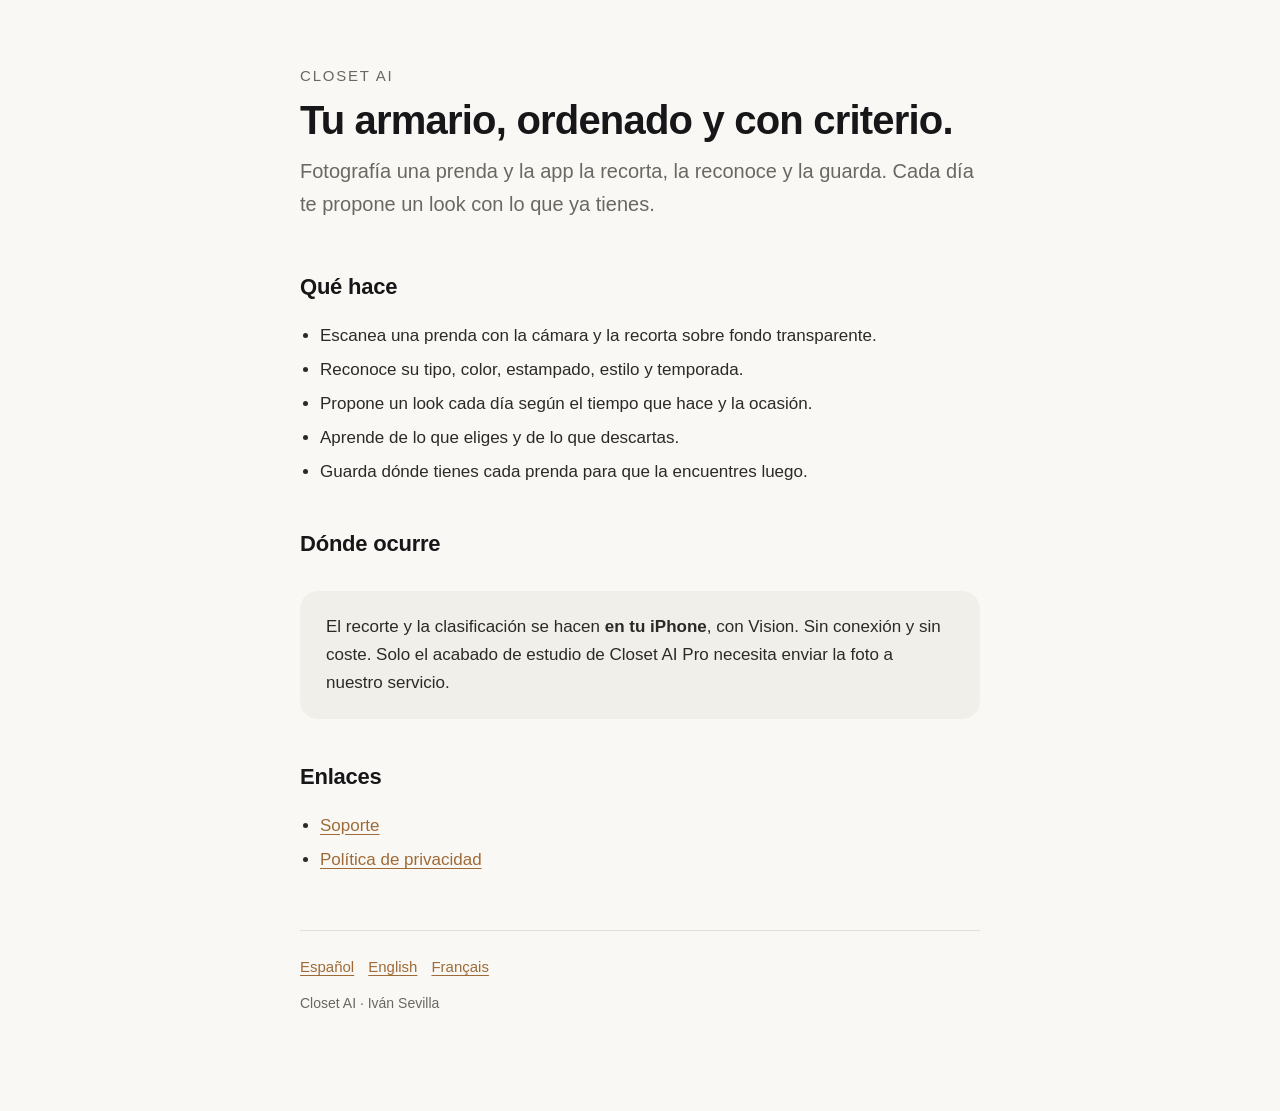
<file: index.html>
<!doctype html>
<html lang="es">
<head>
<meta charset="utf-8">
<meta name="viewport" content="width=device-width, initial-scale=1">
<title>Closet AI — tu armario digital</title>
<link rel="stylesheet" href="estilo.css">
</head>
<body>
<main>

<header>
  <div class="marca">Closet AI</div>
  <h1>Tu armario, ordenado y con criterio.</h1>
  <p class="entradilla">Fotografía una prenda y la app la recorta, la reconoce y la guarda.
  Cada día te propone un look con lo que ya tienes.</p>
</header>

<h2>Qué hace</h2>
<ul>
  <li>Escanea una prenda con la cámara y la recorta sobre fondo transparente.</li>
  <li>Reconoce su tipo, color, estampado, estilo y temporada.</li>
  <li>Propone un look cada día según el tiempo que hace y la ocasión.</li>
  <li>Aprende de lo que eliges y de lo que descartas.</li>
  <li>Guarda dónde tienes cada prenda para que la encuentres luego.</li>
</ul>

<h2>Dónde ocurre</h2>
<div class="tarjeta">
  <p>El recorte y la clasificación se hacen <strong>en tu iPhone</strong>, con Vision. Sin conexión y
  sin coste. Solo el acabado de estudio de Closet AI Pro necesita enviar la foto a nuestro servicio.</p>
</div>

<h2>Enlaces</h2>
<ul>
  <li><a href="/soporte.html">Soporte</a></li>
  <li><a href="/privacidad.html">Política de privacidad</a></li>
</ul>

<nav class="idiomas"><a href="/closet-ai/">Español</a><a href="/closet-ai/en/">English</a><a href="/closet-ai/fr/">Français</a></nav>
<footer>Closet AI · Iván Sevilla</footer>
</main>
</body>
</html>
</file>
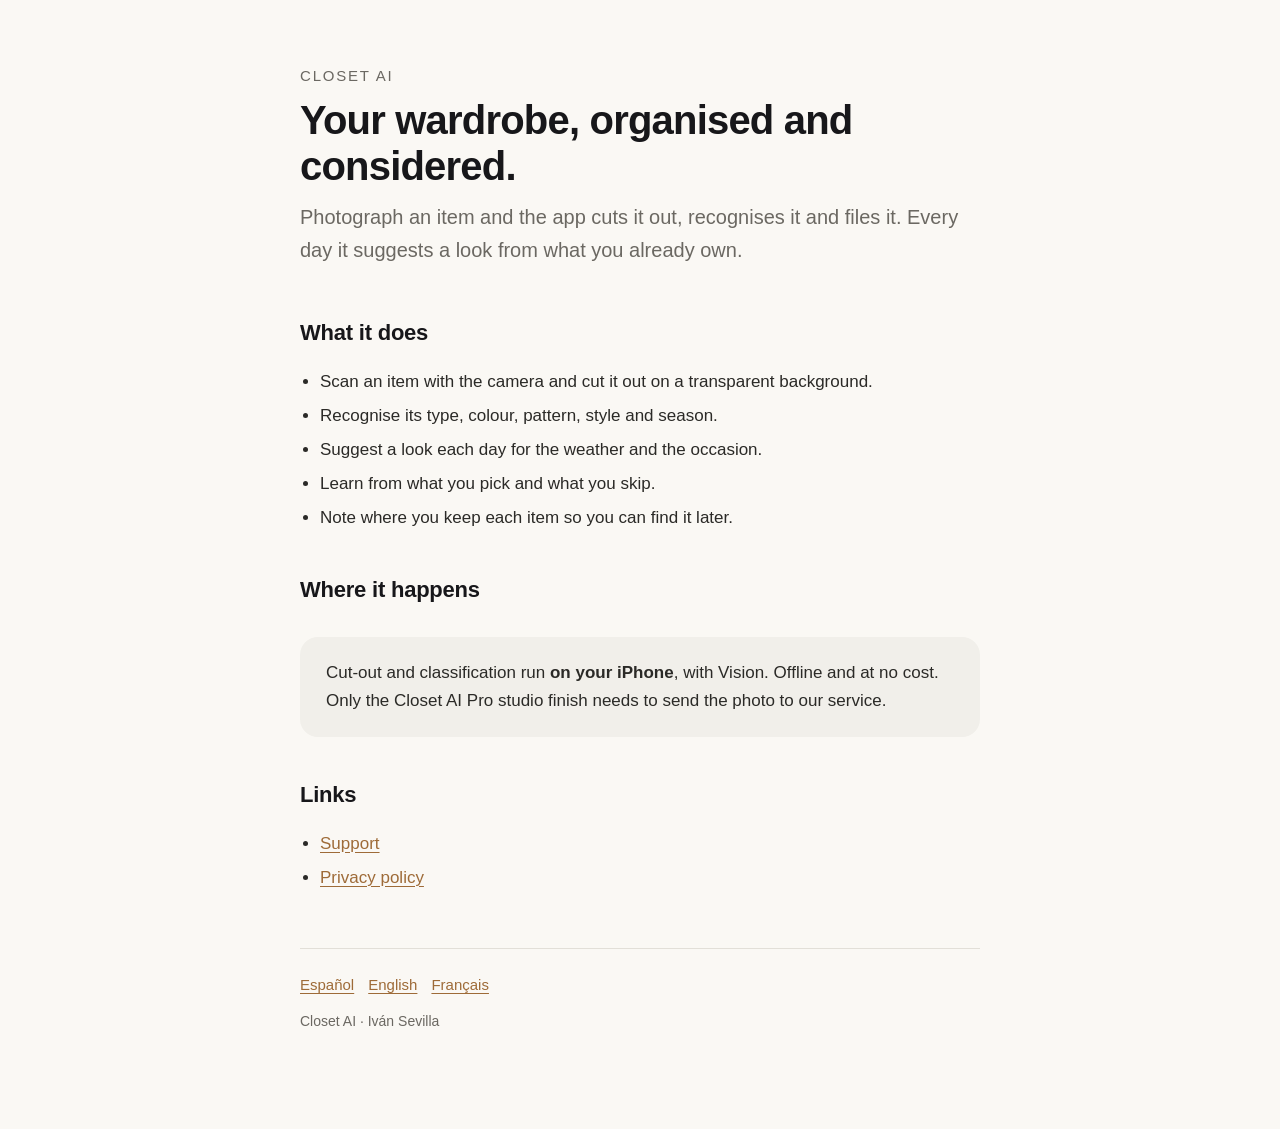
<file: en/index.html>
<!doctype html>
<html lang="en">
<head>
<meta charset="utf-8">
<meta name="viewport" content="width=device-width, initial-scale=1">
<title>Closet AI — your digital wardrobe</title>
<link rel="stylesheet" href="../estilo.css">
</head>
<body>
<main>

<header>
  <div class="marca">Closet AI</div>
  <h1>Your wardrobe, organised and considered.</h1>
  <p class="entradilla">Photograph an item and the app cuts it out, recognises it and files it.
  Every day it suggests a look from what you already own.</p>
</header>

<h2>What it does</h2>
<ul>
  <li>Scan an item with the camera and cut it out on a transparent background.</li>
  <li>Recognise its type, colour, pattern, style and season.</li>
  <li>Suggest a look each day for the weather and the occasion.</li>
  <li>Learn from what you pick and what you skip.</li>
  <li>Note where you keep each item so you can find it later.</li>
</ul>

<h2>Where it happens</h2>
<div class="tarjeta">
  <p>Cut-out and classification run <strong>on your iPhone</strong>, with Vision. Offline and at no
  cost. Only the Closet AI Pro studio finish needs to send the photo to our service.</p>
</div>

<h2>Links</h2>
<ul>
  <li><a href="/en/support.html">Support</a></li>
  <li><a href="/en/privacy.html">Privacy policy</a></li>
</ul>

<nav class="idiomas"><a href="/closet-ai/">Español</a><a href="/closet-ai/en/">English</a><a href="/closet-ai/fr/">Français</a></nav>
<footer>Closet AI · Iván Sevilla</footer>
</main>
</body>
</html>
</file>
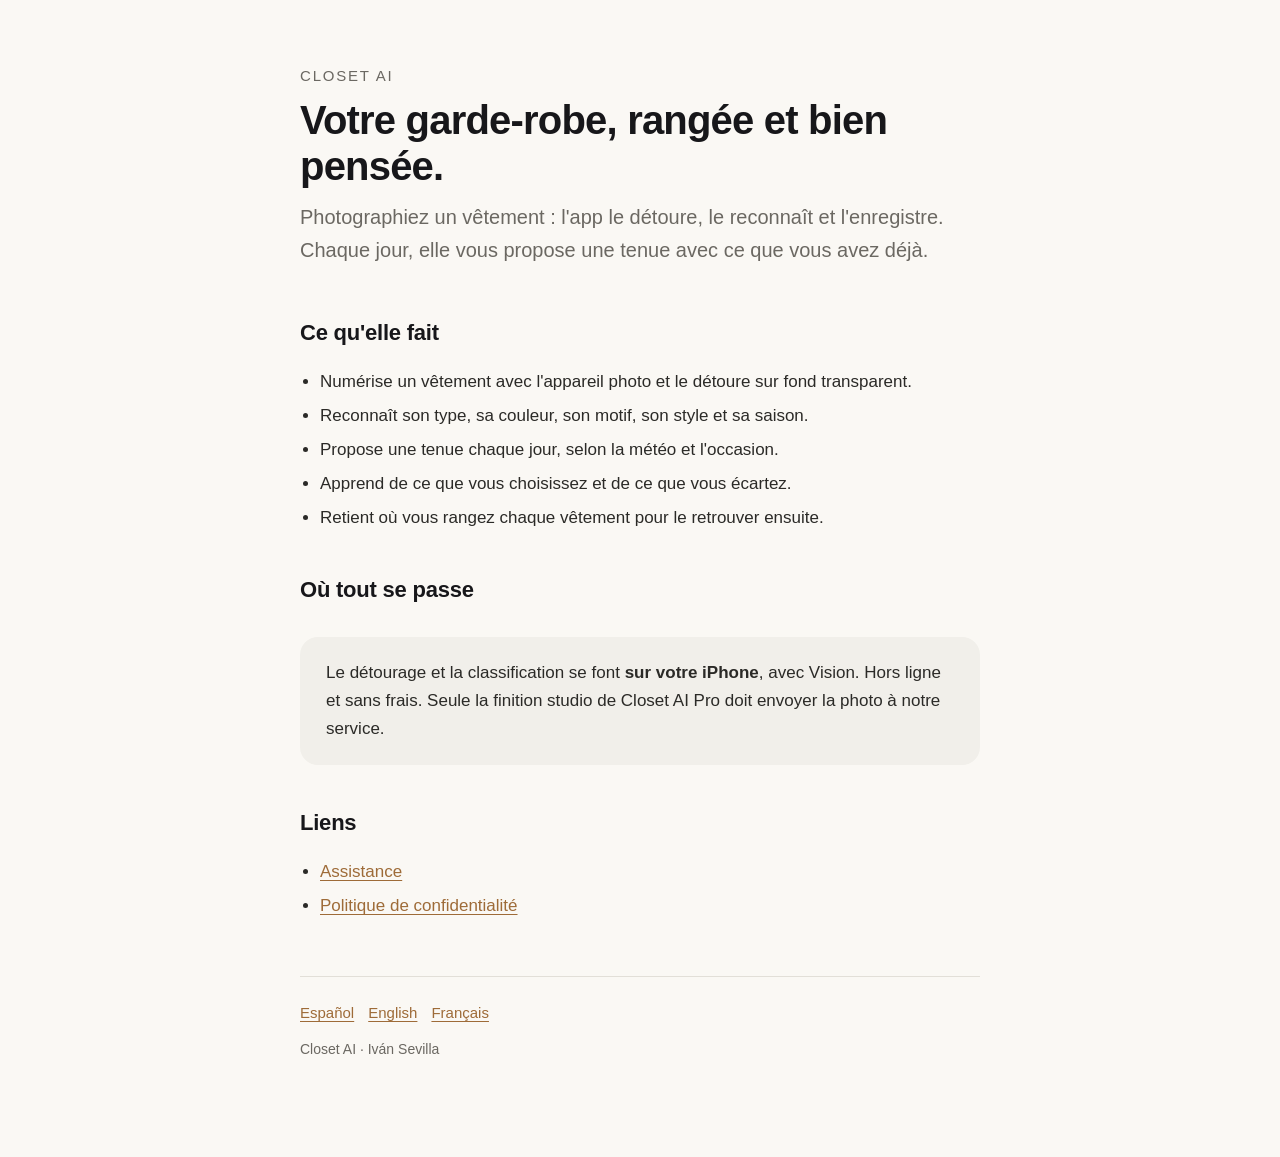
<file: fr/index.html>
<!doctype html>
<html lang="fr">
<head>
<meta charset="utf-8">
<meta name="viewport" content="width=device-width, initial-scale=1">
<title>Closet AI — votre garde-robe numérique</title>
<link rel="stylesheet" href="../estilo.css">
</head>
<body>
<main>

<header>
  <div class="marca">Closet AI</div>
  <h1>Votre garde-robe, rangée et bien pensée.</h1>
  <p class="entradilla">Photographiez un vêtement : l'app le détoure, le reconnaît et l'enregistre.
  Chaque jour, elle vous propose une tenue avec ce que vous avez déjà.</p>
</header>

<h2>Ce qu'elle fait</h2>
<ul>
  <li>Numérise un vêtement avec l'appareil photo et le détoure sur fond transparent.</li>
  <li>Reconnaît son type, sa couleur, son motif, son style et sa saison.</li>
  <li>Propose une tenue chaque jour, selon la météo et l'occasion.</li>
  <li>Apprend de ce que vous choisissez et de ce que vous écartez.</li>
  <li>Retient où vous rangez chaque vêtement pour le retrouver ensuite.</li>
</ul>

<h2>Où tout se passe</h2>
<div class="tarjeta">
  <p>Le détourage et la classification se font <strong>sur votre iPhone</strong>, avec Vision. Hors
  ligne et sans frais. Seule la finition studio de Closet AI Pro doit envoyer la photo à notre service.</p>
</div>

<h2>Liens</h2>
<ul>
  <li><a href="/fr/support.html">Assistance</a></li>
  <li><a href="/fr/confidentialite.html">Politique de confidentialité</a></li>
</ul>

<nav class="idiomas"><a href="/closet-ai/">Español</a><a href="/closet-ai/en/">English</a><a href="/closet-ai/fr/">Français</a></nav>
<footer>Closet AI · Iván Sevilla</footer>
</main>
</body>
</html>
</file>
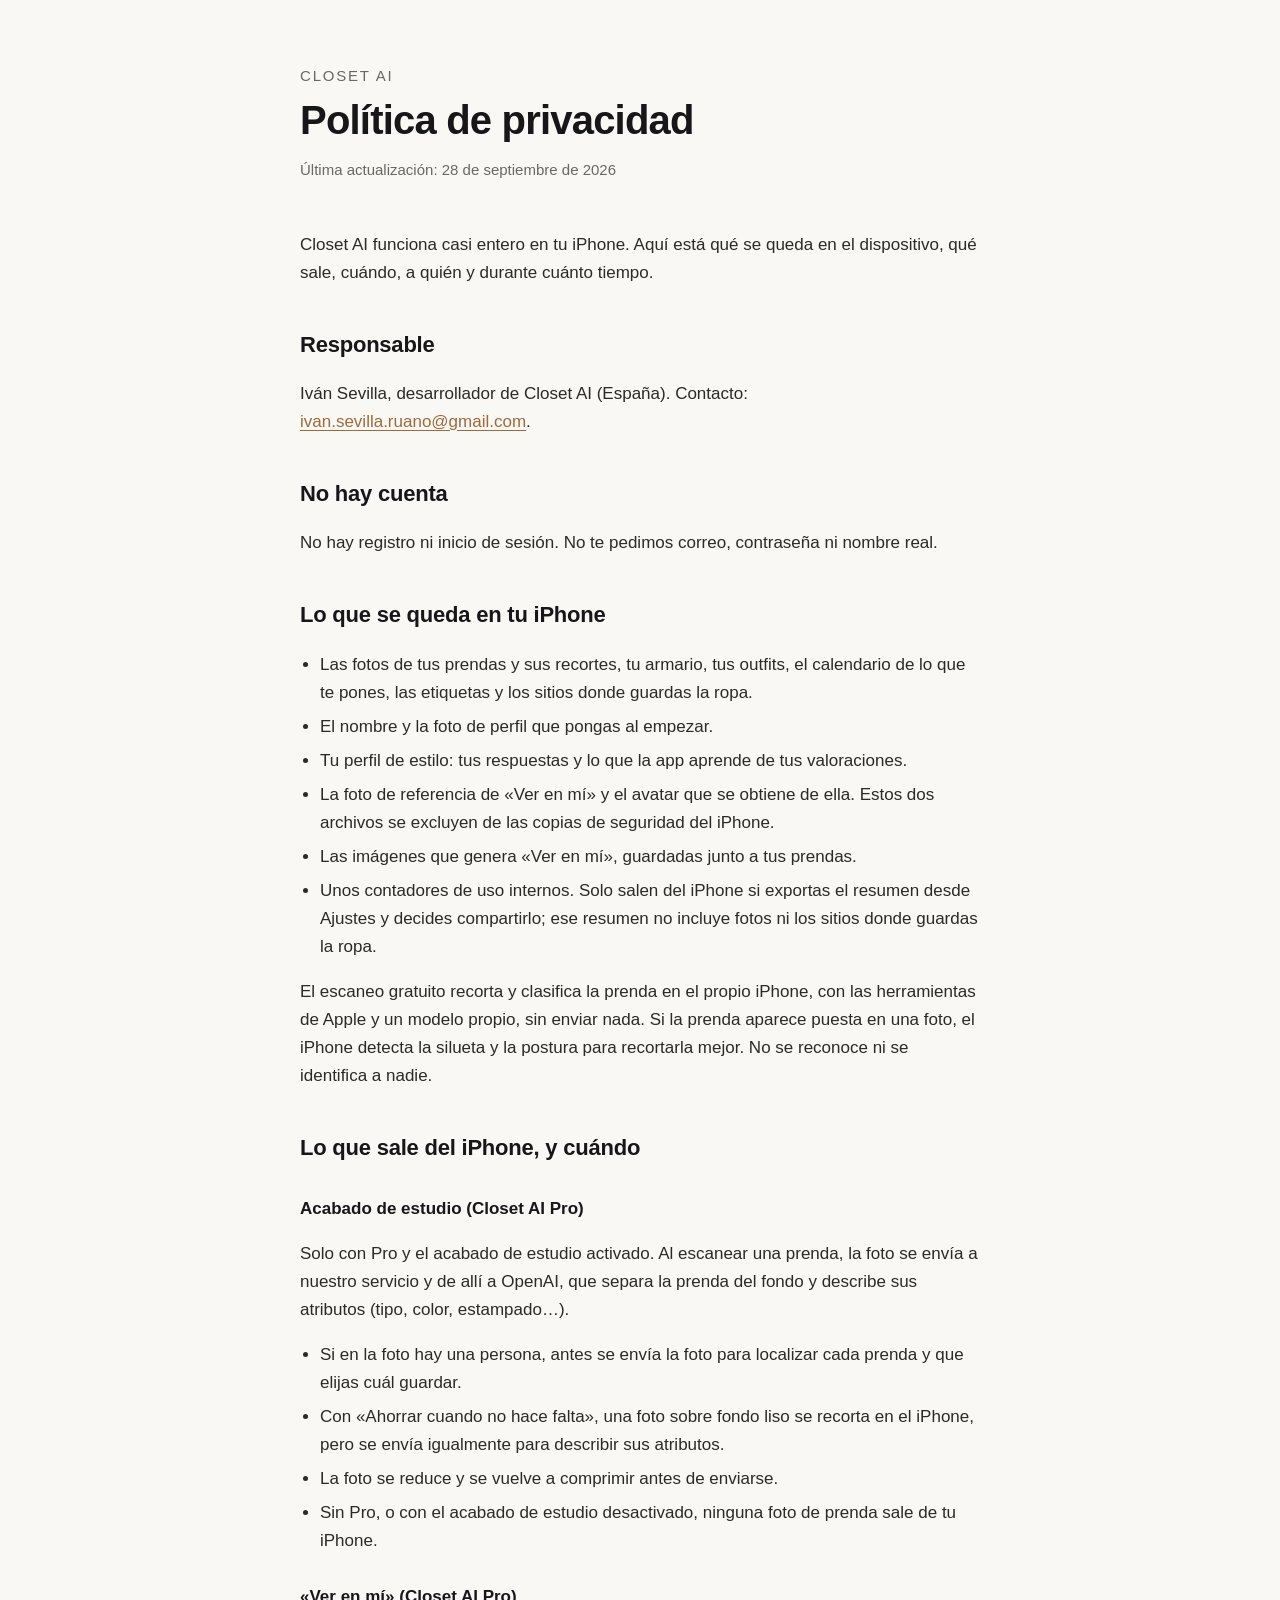
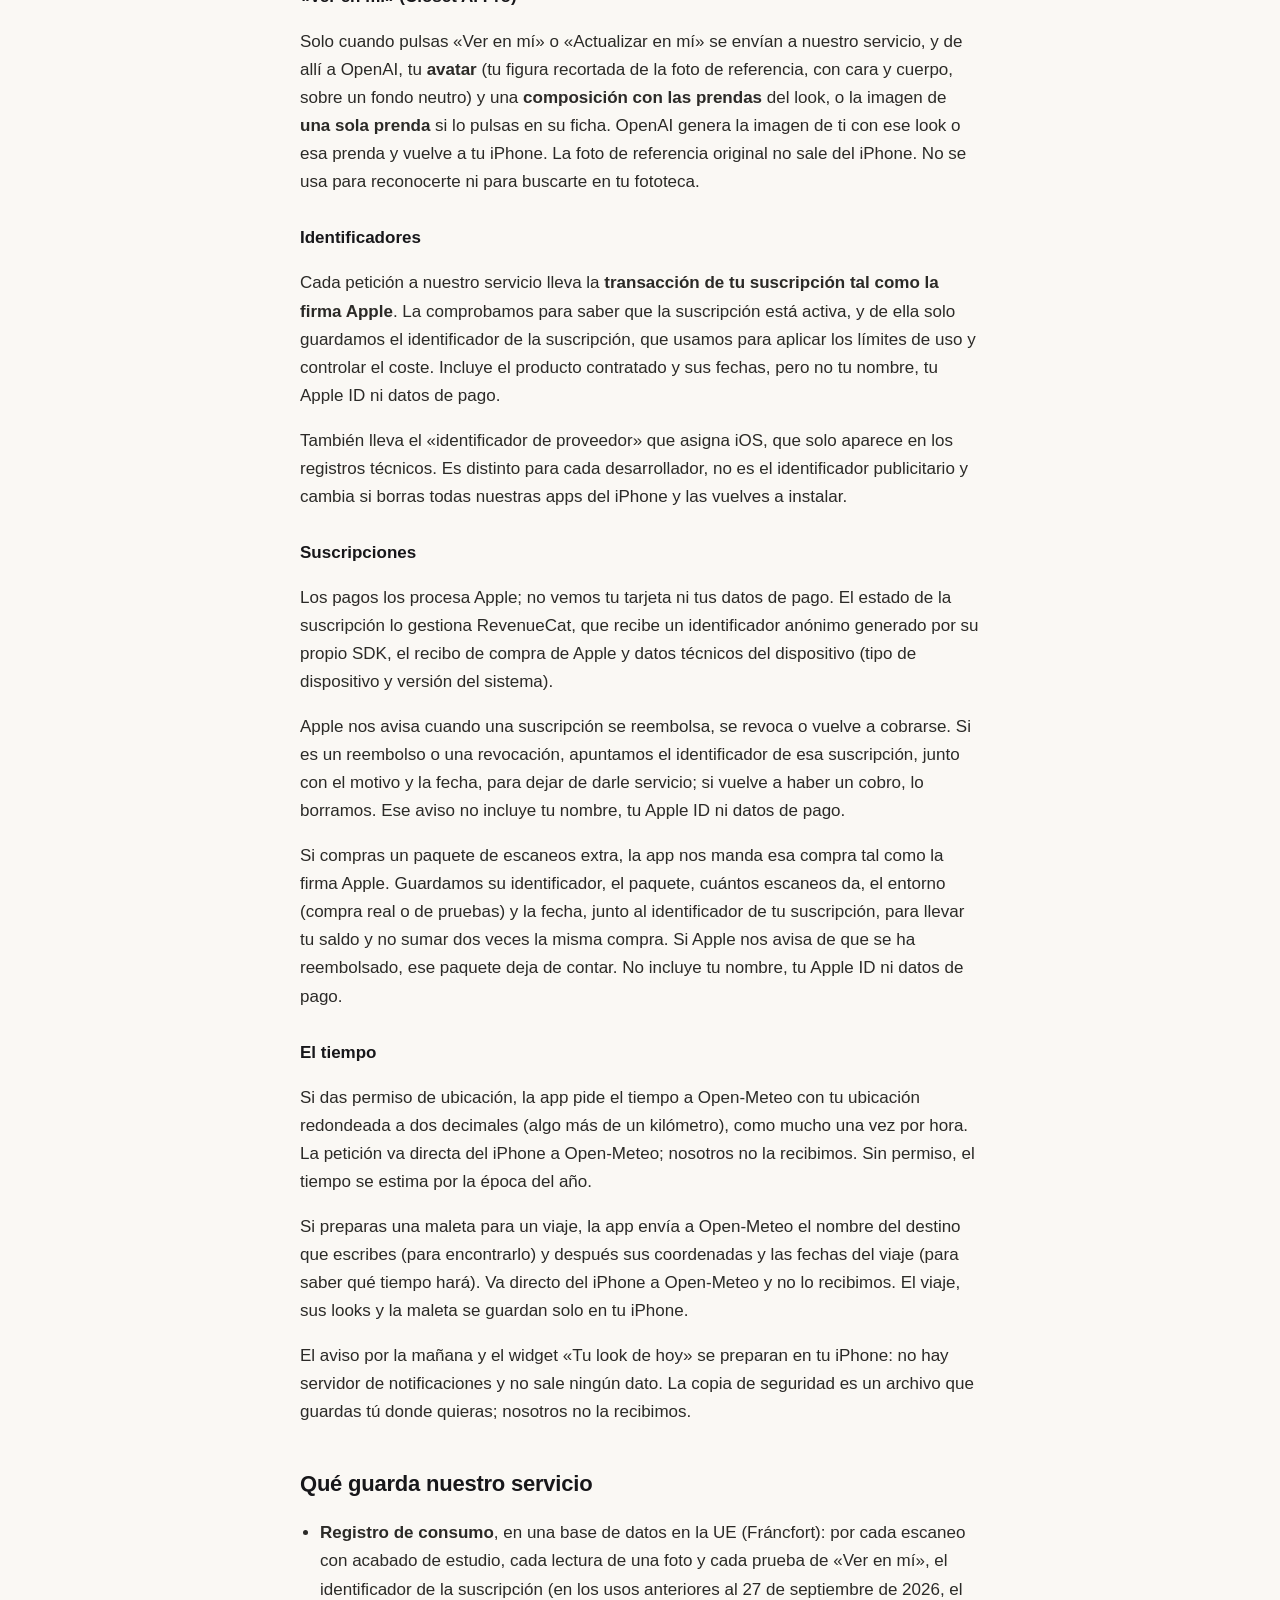
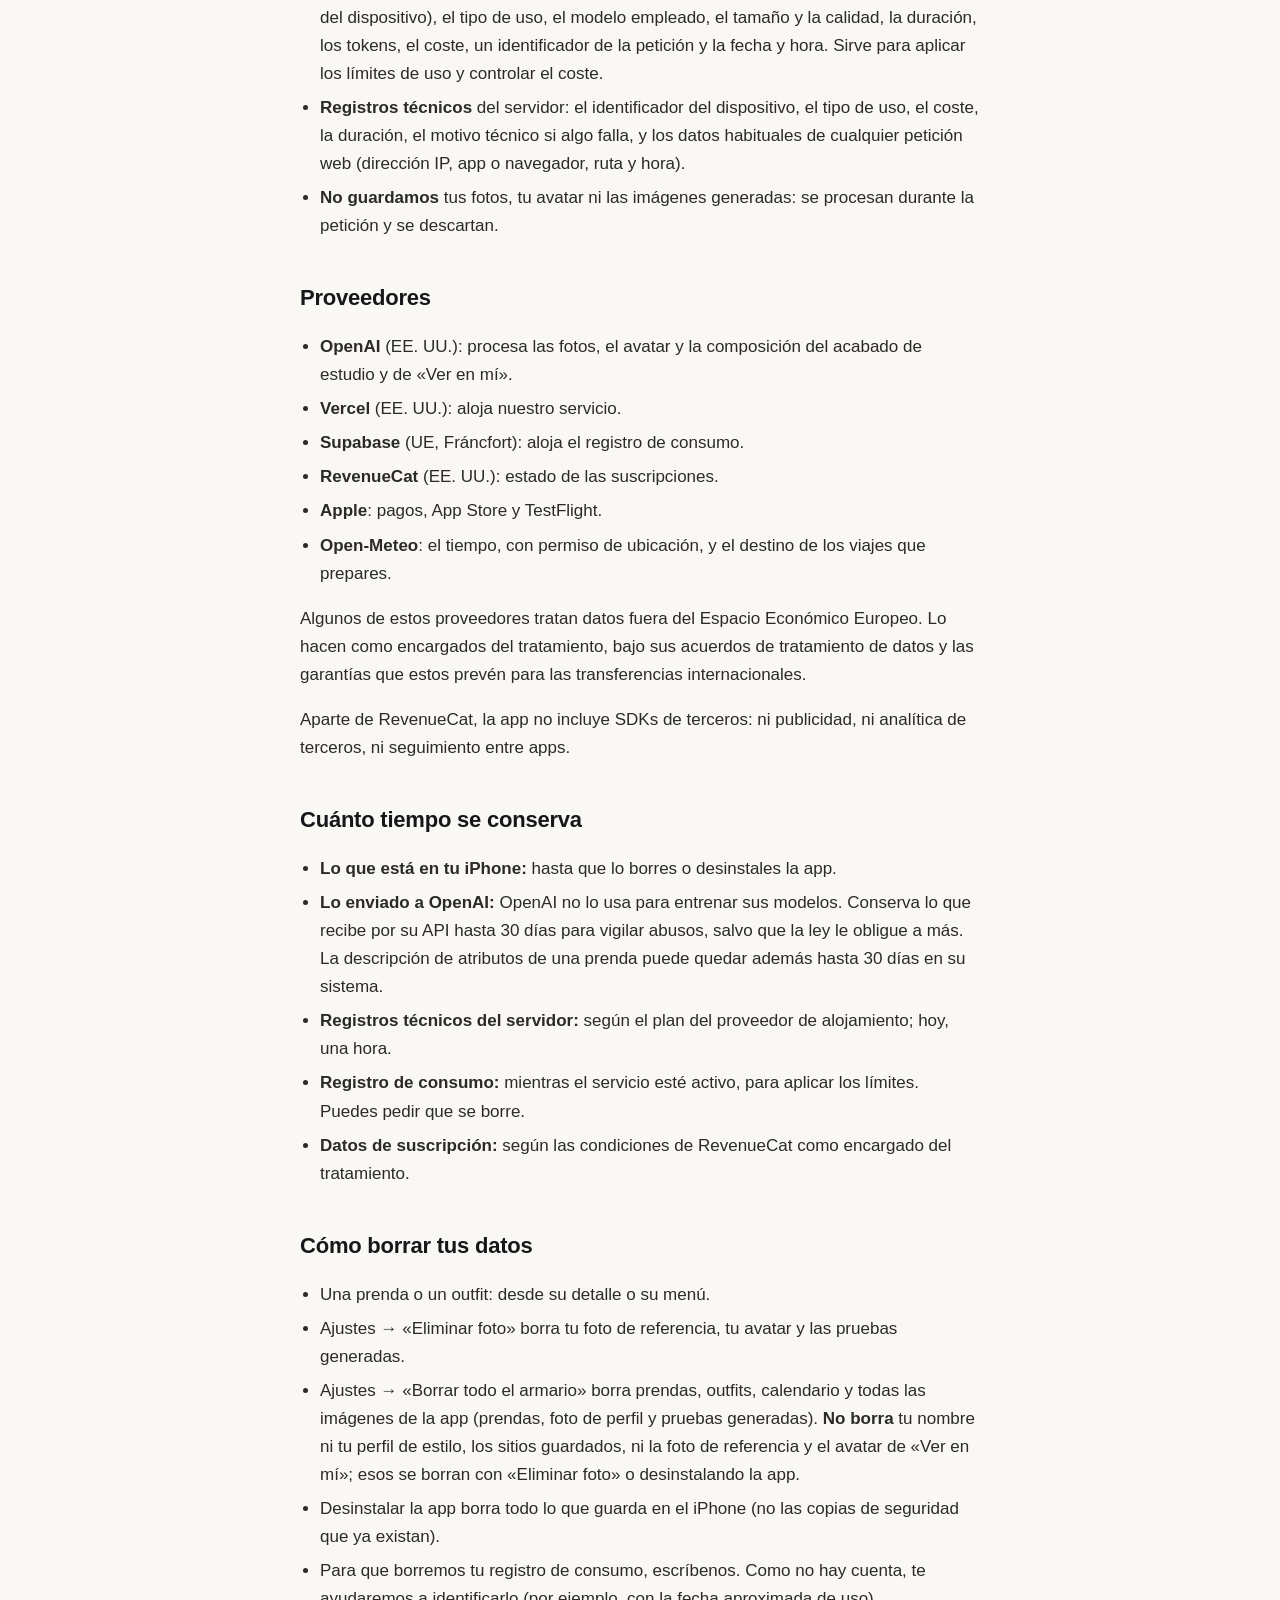
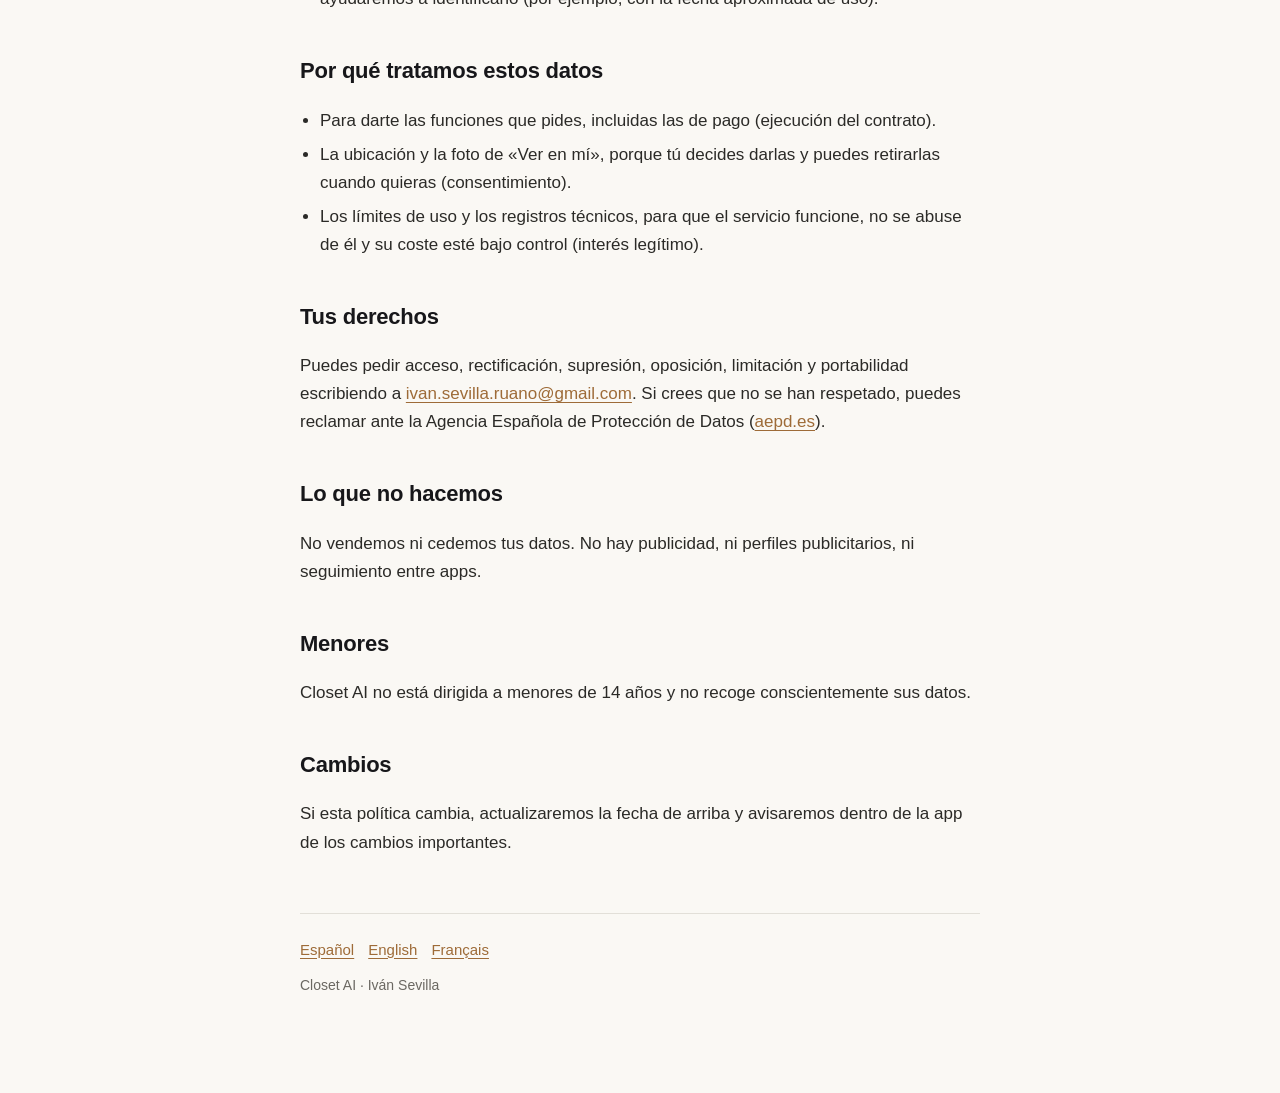
<file: privacidad.html>
<!doctype html>
<html lang="es">
<head>
<meta charset="utf-8">
<meta name="viewport" content="width=device-width, initial-scale=1">
<title>Privacidad — Closet AI</title>
<link rel="stylesheet" href="estilo.css">
</head>
<body>
<main>

<header>
  <div class="marca">Closet AI</div>
  <h1>Política de privacidad</h1>
  <p class="fecha">Última actualización: 28 de septiembre de 2026</p>
</header>

<p>Closet AI funciona casi entero en tu iPhone. Aquí está qué se queda en el dispositivo, qué sale, cuándo, a quién y durante cuánto tiempo.</p>

<h2>Responsable</h2>
<p>Iván Sevilla, desarrollador de Closet AI (España). Contacto: <a href="mailto:ivan.sevilla.ruano@gmail.com">ivan.sevilla.ruano@gmail.com</a>.</p>

<h2>No hay cuenta</h2>
<p>No hay registro ni inicio de sesión. No te pedimos correo, contraseña ni nombre real.</p>

<h2>Lo que se queda en tu iPhone</h2>
<ul>
  <li>Las fotos de tus prendas y sus recortes, tu armario, tus outfits, el calendario de lo que te pones, las etiquetas y los sitios donde guardas la ropa.</li>
  <li>El nombre y la foto de perfil que pongas al empezar.</li>
  <li>Tu perfil de estilo: tus respuestas y lo que la app aprende de tus valoraciones.</li>
  <li>La foto de referencia de «Ver en mí» y el avatar que se obtiene de ella. Estos dos archivos se excluyen de las copias de seguridad del iPhone.</li>
  <li>Las imágenes que genera «Ver en mí», guardadas junto a tus prendas.</li>
  <li>Unos contadores de uso internos. Solo salen del iPhone si exportas el resumen desde Ajustes y decides compartirlo; ese resumen no incluye fotos ni los sitios donde guardas la ropa.</li>
</ul>
<p>El escaneo gratuito recorta y clasifica la prenda en el propio iPhone, con las herramientas de Apple y un modelo propio, sin enviar nada. Si la prenda aparece puesta en una foto, el iPhone detecta la silueta y la postura para recortarla mejor. No se reconoce ni se identifica a nadie.</p>

<h2>Lo que sale del iPhone, y cuándo</h2>

<h3>Acabado de estudio (Closet AI Pro)</h3>
<p>Solo con Pro y el acabado de estudio activado. Al escanear una prenda, la foto se envía a nuestro servicio y de allí a OpenAI, que separa la prenda del fondo y describe sus atributos (tipo, color, estampado…).</p>
<ul>
  <li>Si en la foto hay una persona, antes se envía la foto para localizar cada prenda y que elijas cuál guardar.</li>
  <li>Con «Ahorrar cuando no hace falta», una foto sobre fondo liso se recorta en el iPhone, pero se envía igualmente para describir sus atributos.</li>
  <li>La foto se reduce y se vuelve a comprimir antes de enviarse.</li>
  <li>Sin Pro, o con el acabado de estudio desactivado, ninguna foto de prenda sale de tu iPhone.</li>
</ul>

<h3>«Ver en mí» (Closet AI Pro)</h3>
<p>Solo cuando pulsas «Ver en mí» o «Actualizar en mí» se envían a nuestro servicio, y de allí a OpenAI, tu <strong>avatar</strong> (tu figura recortada de la foto de referencia, con cara y cuerpo, sobre un fondo neutro) y una <strong>composición con las prendas</strong> del look, o la imagen de <strong>una sola prenda</strong> si lo pulsas en su ficha. OpenAI genera la imagen de ti con ese look o esa prenda y vuelve a tu iPhone. La foto de referencia original no sale del iPhone. No se usa para reconocerte ni para buscarte en tu fototeca.</p>

<h3>Identificadores</h3>
<p>Cada petición a nuestro servicio lleva la <strong>transacción de tu suscripción tal como la firma Apple</strong>. La comprobamos para saber que la suscripción está activa, y de ella solo guardamos el identificador de la suscripción, que usamos para aplicar los límites de uso y controlar el coste. Incluye el producto contratado y sus fechas, pero no tu nombre, tu Apple ID ni datos de pago.</p>
<p>También lleva el «identificador de proveedor» que asigna iOS, que solo aparece en los registros técnicos. Es distinto para cada desarrollador, no es el identificador publicitario y cambia si borras todas nuestras apps del iPhone y las vuelves a instalar.</p>

<h3>Suscripciones</h3>
<p>Los pagos los procesa Apple; no vemos tu tarjeta ni tus datos de pago. El estado de la suscripción lo gestiona RevenueCat, que recibe un identificador anónimo generado por su propio SDK, el recibo de compra de Apple y datos técnicos del dispositivo (tipo de dispositivo y versión del sistema).</p>
<p>Apple nos avisa cuando una suscripción se reembolsa, se revoca o vuelve a cobrarse. Si es un reembolso o una revocación, apuntamos el identificador de esa suscripción, junto con el motivo y la fecha, para dejar de darle servicio; si vuelve a haber un cobro, lo borramos. Ese aviso no incluye tu nombre, tu Apple ID ni datos de pago.</p>
<p>Si compras un paquete de escaneos extra, la app nos manda esa compra tal como la firma Apple. Guardamos su identificador, el paquete, cuántos escaneos da, el entorno (compra real o de pruebas) y la fecha, junto al identificador de tu suscripción, para llevar tu saldo y no sumar dos veces la misma compra. Si Apple nos avisa de que se ha reembolsado, ese paquete deja de contar. No incluye tu nombre, tu Apple ID ni datos de pago.</p>

<h3>El tiempo</h3>
<p>Si das permiso de ubicación, la app pide el tiempo a Open-Meteo con tu ubicación redondeada a dos decimales (algo más de un kilómetro), como mucho una vez por hora. La petición va directa del iPhone a Open-Meteo; nosotros no la recibimos. Sin permiso, el tiempo se estima por la época del año.</p>
<p>Si preparas una maleta para un viaje, la app envía a Open-Meteo el nombre del destino que escribes (para encontrarlo) y después sus coordenadas y las fechas del viaje (para saber qué tiempo hará). Va directo del iPhone a Open-Meteo y no lo recibimos. El viaje, sus looks y la maleta se guardan solo en tu iPhone.</p>
<p>El aviso por la mañana y el widget «Tu look de hoy» se preparan en tu iPhone: no hay servidor de notificaciones y no sale ningún dato. La copia de seguridad es un archivo que guardas tú donde quieras; nosotros no la recibimos.</p>

<h2>Qué guarda nuestro servicio</h2>
<ul>
  <li><strong>Registro de consumo</strong>, en una base de datos en la UE (Fráncfort): por cada escaneo con acabado de estudio, cada lectura de una foto y cada prueba de «Ver en mí», el identificador de la suscripción (en los usos anteriores al 27 de septiembre de 2026, el del dispositivo), el tipo de uso, el modelo empleado, el tamaño y la calidad, la duración, los tokens, el coste, un identificador de la petición y la fecha y hora. Sirve para aplicar los límites de uso y controlar el coste.</li>
  <li><strong>Registros técnicos</strong> del servidor: el identificador del dispositivo, el tipo de uso, el coste, la duración, el motivo técnico si algo falla, y los datos habituales de cualquier petición web (dirección IP, app o navegador, ruta y hora).</li>
  <li><strong>No guardamos</strong> tus fotos, tu avatar ni las imágenes generadas: se procesan durante la petición y se descartan.</li>
</ul>

<h2>Proveedores</h2>
<ul>
  <li><strong>OpenAI</strong> (EE. UU.): procesa las fotos, el avatar y la composición del acabado de estudio y de «Ver en mí».</li>
  <li><strong>Vercel</strong> (EE. UU.): aloja nuestro servicio.</li>
  <li><strong>Supabase</strong> (UE, Fráncfort): aloja el registro de consumo.</li>
  <li><strong>RevenueCat</strong> (EE. UU.): estado de las suscripciones.</li>
  <li><strong>Apple</strong>: pagos, App Store y TestFlight.</li>
  <li><strong>Open-Meteo</strong>: el tiempo, con permiso de ubicación, y el destino de los viajes que prepares.</li>
</ul>
<p>Algunos de estos proveedores tratan datos fuera del Espacio Económico Europeo. Lo hacen como encargados del tratamiento, bajo sus acuerdos de tratamiento de datos y las garantías que estos prevén para las transferencias internacionales.</p>
<p>Aparte de RevenueCat, la app no incluye SDKs de terceros: ni publicidad, ni analítica de terceros, ni seguimiento entre apps.</p>

<h2>Cuánto tiempo se conserva</h2>
<ul>
  <li><strong>Lo que está en tu iPhone:</strong> hasta que lo borres o desinstales la app.</li>
  <li><strong>Lo enviado a OpenAI:</strong> OpenAI no lo usa para entrenar sus modelos. Conserva lo que recibe por su API hasta 30 días para vigilar abusos, salvo que la ley le obligue a más. La descripción de atributos de una prenda puede quedar además hasta 30 días en su sistema.</li>
  <li><strong>Registros técnicos del servidor:</strong> según el plan del proveedor de alojamiento; hoy, una hora.</li>
  <li><strong>Registro de consumo:</strong> mientras el servicio esté activo, para aplicar los límites. Puedes pedir que se borre.</li>
  <li><strong>Datos de suscripción:</strong> según las condiciones de RevenueCat como encargado del tratamiento.</li>
</ul>

<h2>Cómo borrar tus datos</h2>
<ul>
  <li>Una prenda o un outfit: desde su detalle o su menú.</li>
  <li>Ajustes → «Eliminar foto» borra tu foto de referencia, tu avatar y las pruebas generadas.</li>
  <li>Ajustes → «Borrar todo el armario» borra prendas, outfits, calendario y todas las imágenes de la app (prendas, foto de perfil y pruebas generadas). <strong>No borra</strong> tu nombre ni tu perfil de estilo, los sitios guardados, ni la foto de referencia y el avatar de «Ver en mí»; esos se borran con «Eliminar foto» o desinstalando la app.</li>
  <li>Desinstalar la app borra todo lo que guarda en el iPhone (no las copias de seguridad que ya existan).</li>
  <li>Para que borremos tu registro de consumo, escríbenos. Como no hay cuenta, te ayudaremos a identificarlo (por ejemplo, con la fecha aproximada de uso).</li>
</ul>

<h2>Por qué tratamos estos datos</h2>
<ul>
  <li>Para darte las funciones que pides, incluidas las de pago (ejecución del contrato).</li>
  <li>La ubicación y la foto de «Ver en mí», porque tú decides darlas y puedes retirarlas cuando quieras (consentimiento).</li>
  <li>Los límites de uso y los registros técnicos, para que el servicio funcione, no se abuse de él y su coste esté bajo control (interés legítimo).</li>
</ul>

<h2>Tus derechos</h2>
<p>Puedes pedir acceso, rectificación, supresión, oposición, limitación y portabilidad escribiendo a <a href="mailto:ivan.sevilla.ruano@gmail.com">ivan.sevilla.ruano@gmail.com</a>. Si crees que no se han respetado, puedes reclamar ante la Agencia Española de Protección de Datos (<a href="https://www.aepd.es">aepd.es</a>).</p>

<h2>Lo que no hacemos</h2>
<p>No vendemos ni cedemos tus datos. No hay publicidad, ni perfiles publicitarios, ni seguimiento entre apps.</p>

<h2>Menores</h2>
<p>Closet AI no está dirigida a menores de 14 años y no recoge conscientemente sus datos.</p>

<h2>Cambios</h2>
<p>Si esta política cambia, actualizaremos la fecha de arriba y avisaremos dentro de la app de los cambios importantes.</p>

<nav class="idiomas"><a href="/closet-ai/privacidad.html">Español</a><a href="/closet-ai/en/privacy.html">English</a><a href="/closet-ai/fr/confidentialite.html">Français</a></nav>
<footer>Closet AI · Iván Sevilla</footer>
</main>
</body>
</html>
</file>
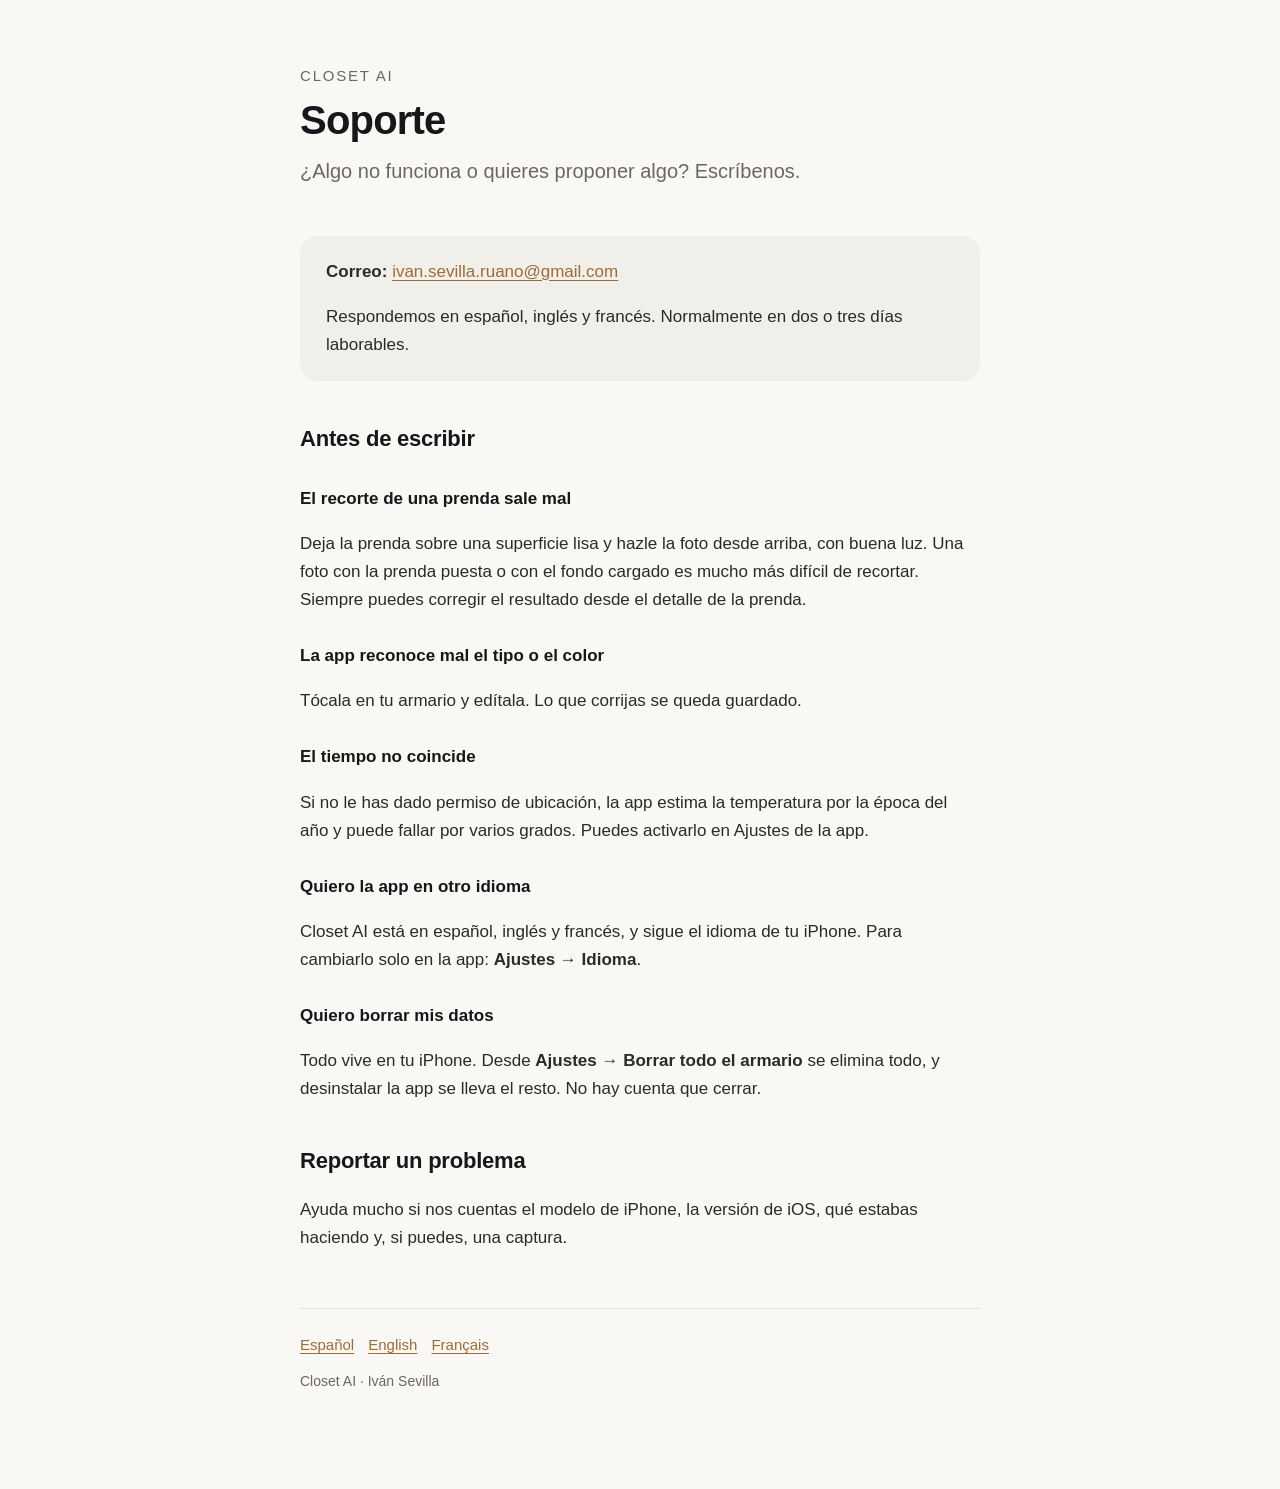
<file: soporte.html>
<!doctype html>
<html lang="es">
<head>
<meta charset="utf-8">
<meta name="viewport" content="width=device-width, initial-scale=1">
<title>Soporte — Closet AI</title>
<link rel="stylesheet" href="estilo.css">
</head>
<body>
<main>

<header>
  <div class="marca">Closet AI</div>
  <h1>Soporte</h1>
  <p class="entradilla">¿Algo no funciona o quieres proponer algo? Escríbenos.</p>
</header>

<div class="tarjeta">
  <p><strong>Correo:</strong> <a href="mailto:ivan.sevilla.ruano@gmail.com">ivan.sevilla.ruano@gmail.com</a></p>
  <p>Respondemos en español, inglés y francés. Normalmente en dos o tres días laborables.</p>
</div>

<h2>Antes de escribir</h2>

<h3>El recorte de una prenda sale mal</h3>
<p>Deja la prenda sobre una superficie lisa y hazle la foto desde arriba, con buena luz. Una foto
con la prenda puesta o con el fondo cargado es mucho más difícil de recortar. Siempre puedes
corregir el resultado desde el detalle de la prenda.</p>

<h3>La app reconoce mal el tipo o el color</h3>
<p>Tócala en tu armario y edítala. Lo que corrijas se queda guardado.</p>

<h3>El tiempo no coincide</h3>
<p>Si no le has dado permiso de ubicación, la app estima la temperatura por la época del año y
puede fallar por varios grados. Puedes activarlo en Ajustes de la app.</p>

<h3>Quiero la app en otro idioma</h3>
<p>Closet AI está en español, inglés y francés, y sigue el idioma de tu iPhone. Para cambiarlo solo
en la app: <strong>Ajustes → Idioma</strong>.</p>

<h3>Quiero borrar mis datos</h3>
<p>Todo vive en tu iPhone. Desde <strong>Ajustes → Borrar todo el armario</strong> se elimina todo, y
desinstalar la app se lleva el resto. No hay cuenta que cerrar.</p>

<h2>Reportar un problema</h2>
<p>Ayuda mucho si nos cuentas el modelo de iPhone, la versión de iOS, qué estabas haciendo y, si
puedes, una captura.</p>

<nav class="idiomas"><a href="/closet-ai/">Español</a><a href="/closet-ai/en/">English</a><a href="/closet-ai/fr/">Français</a></nav>
<footer>Closet AI · Iván Sevilla</footer>
</main>
</body>
</html>
</file>
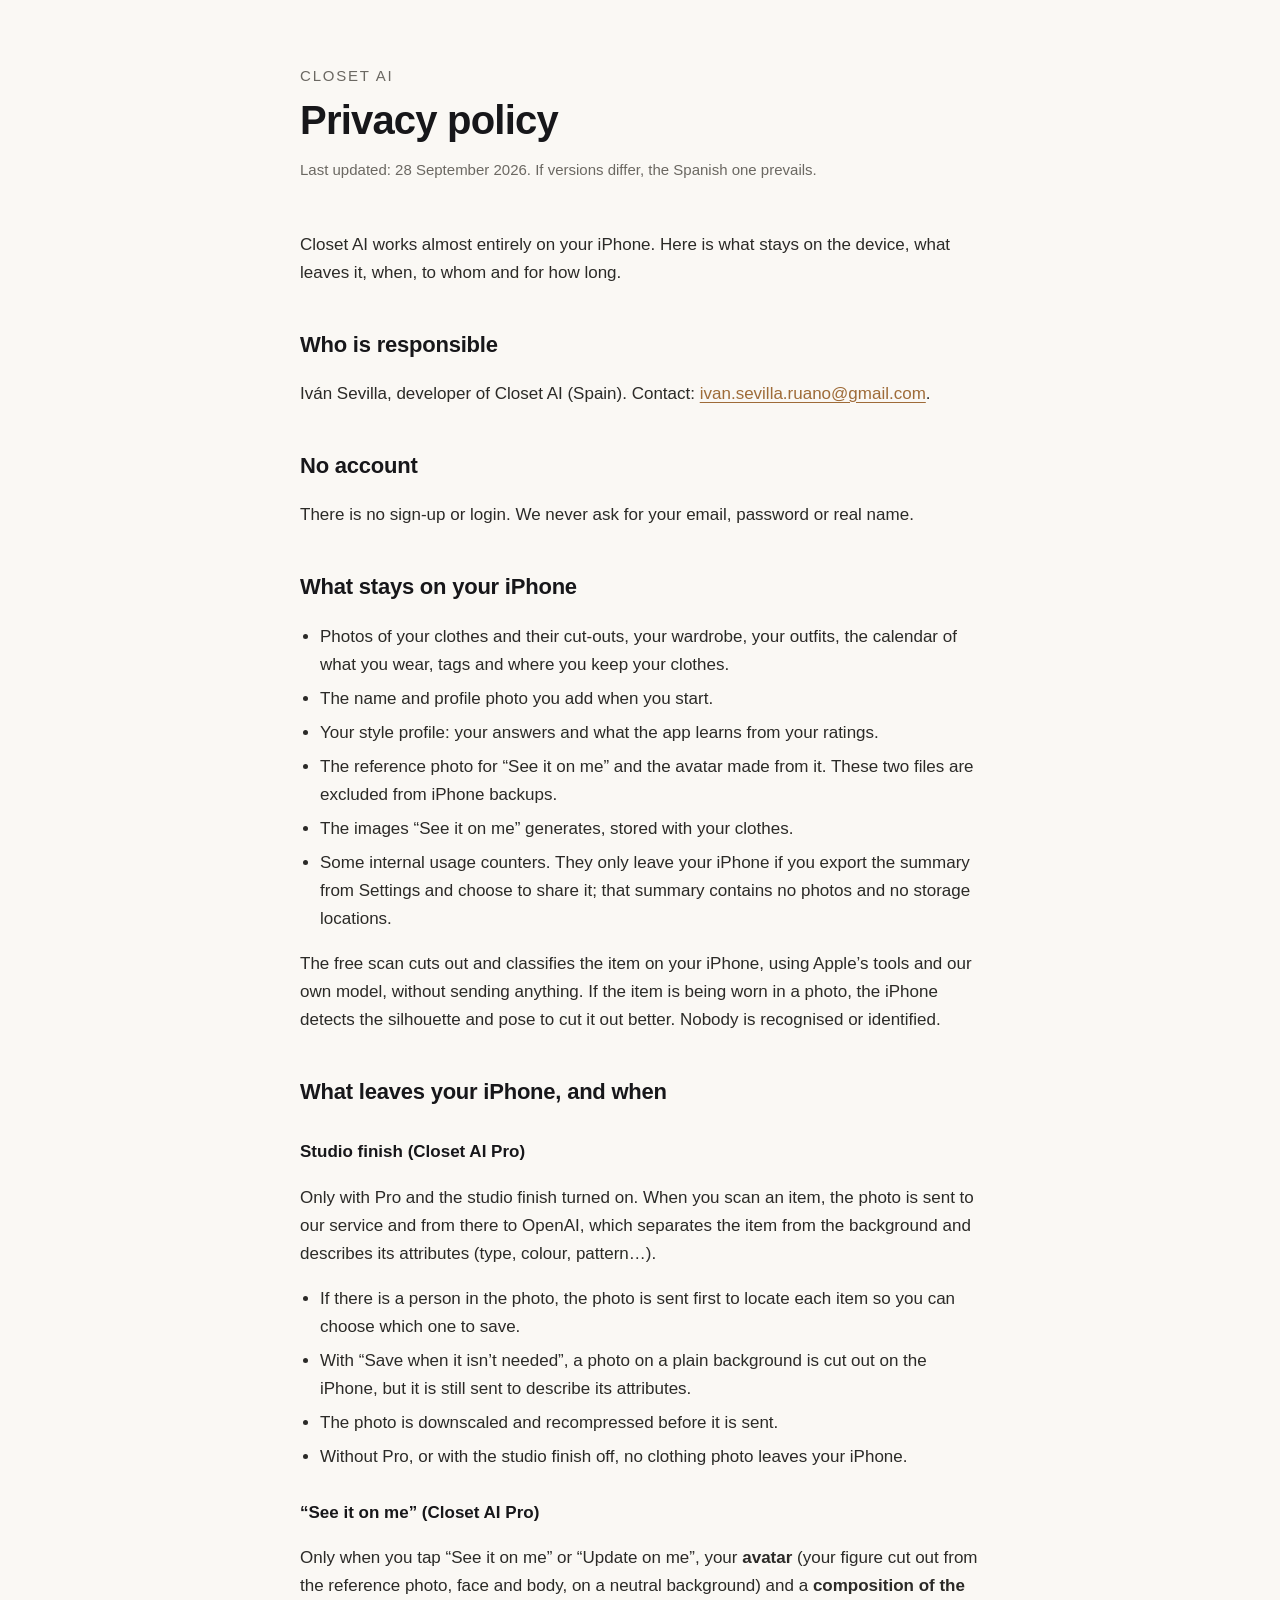
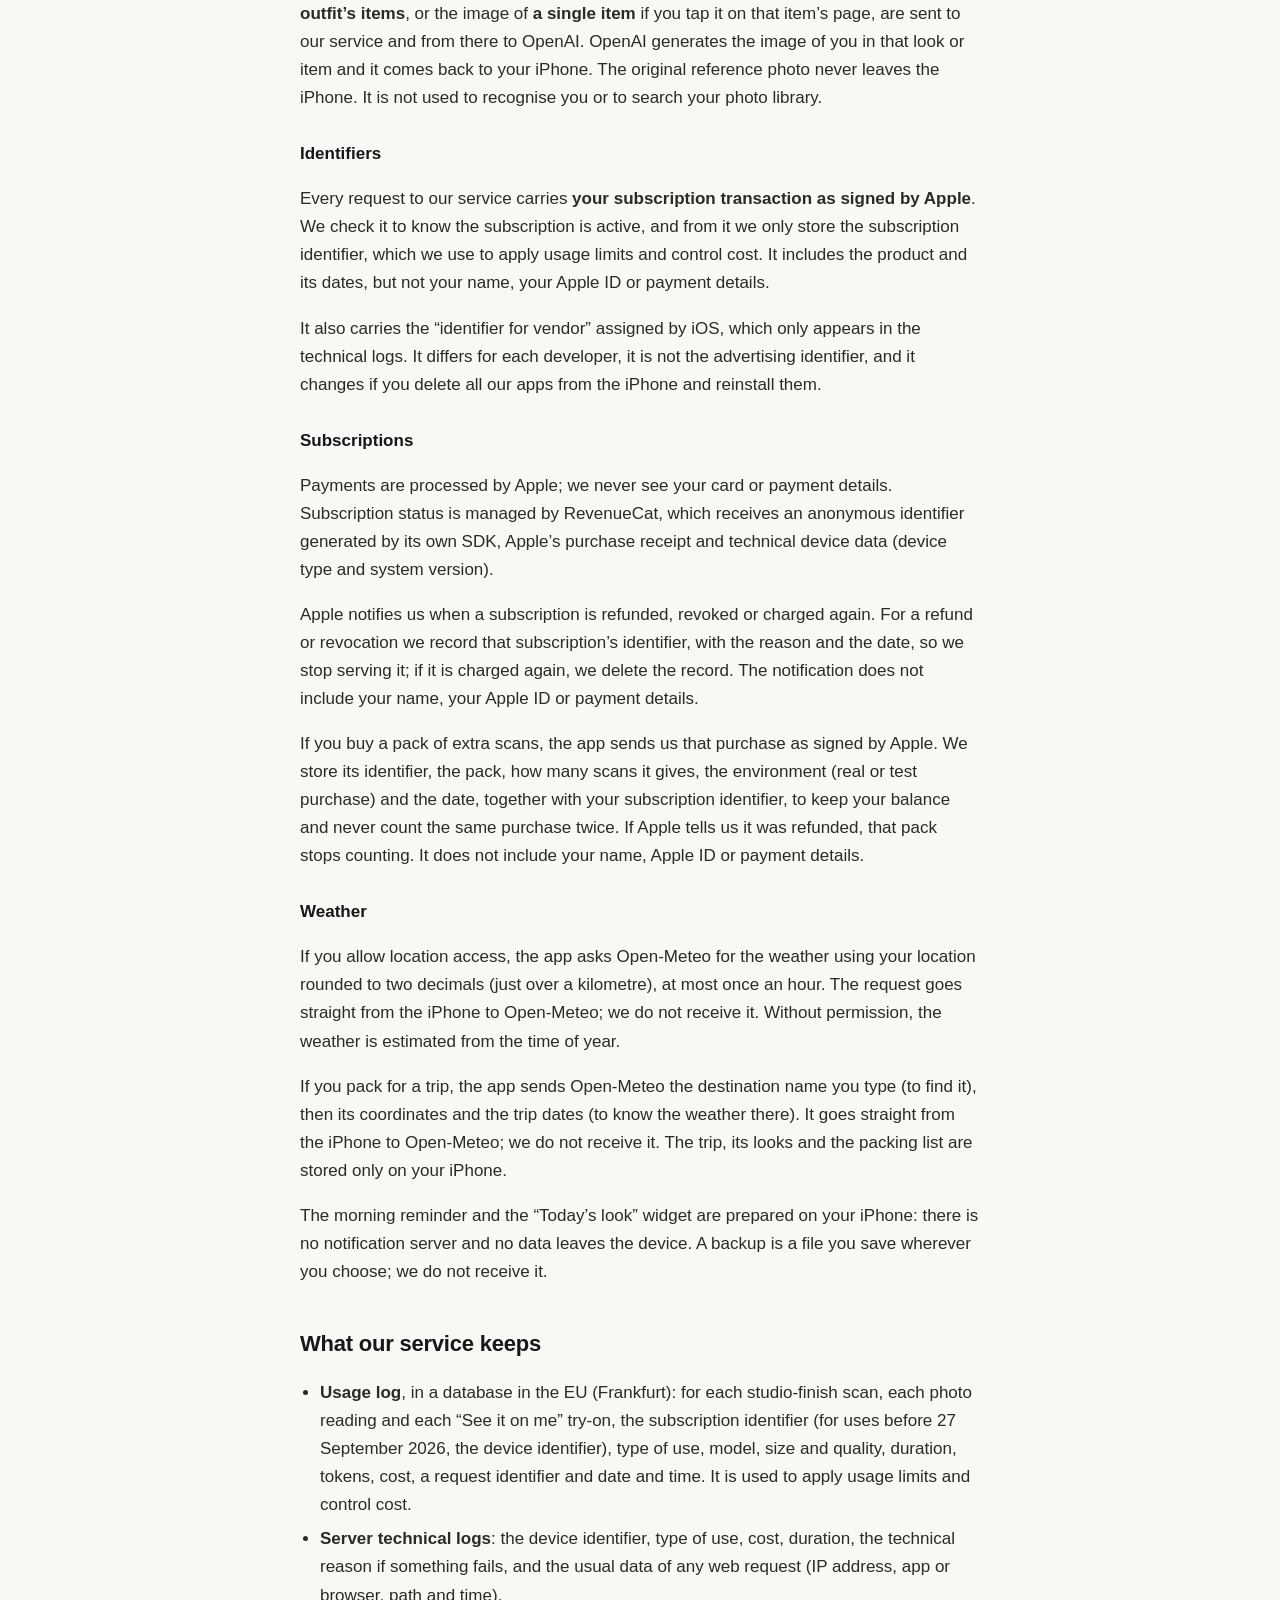
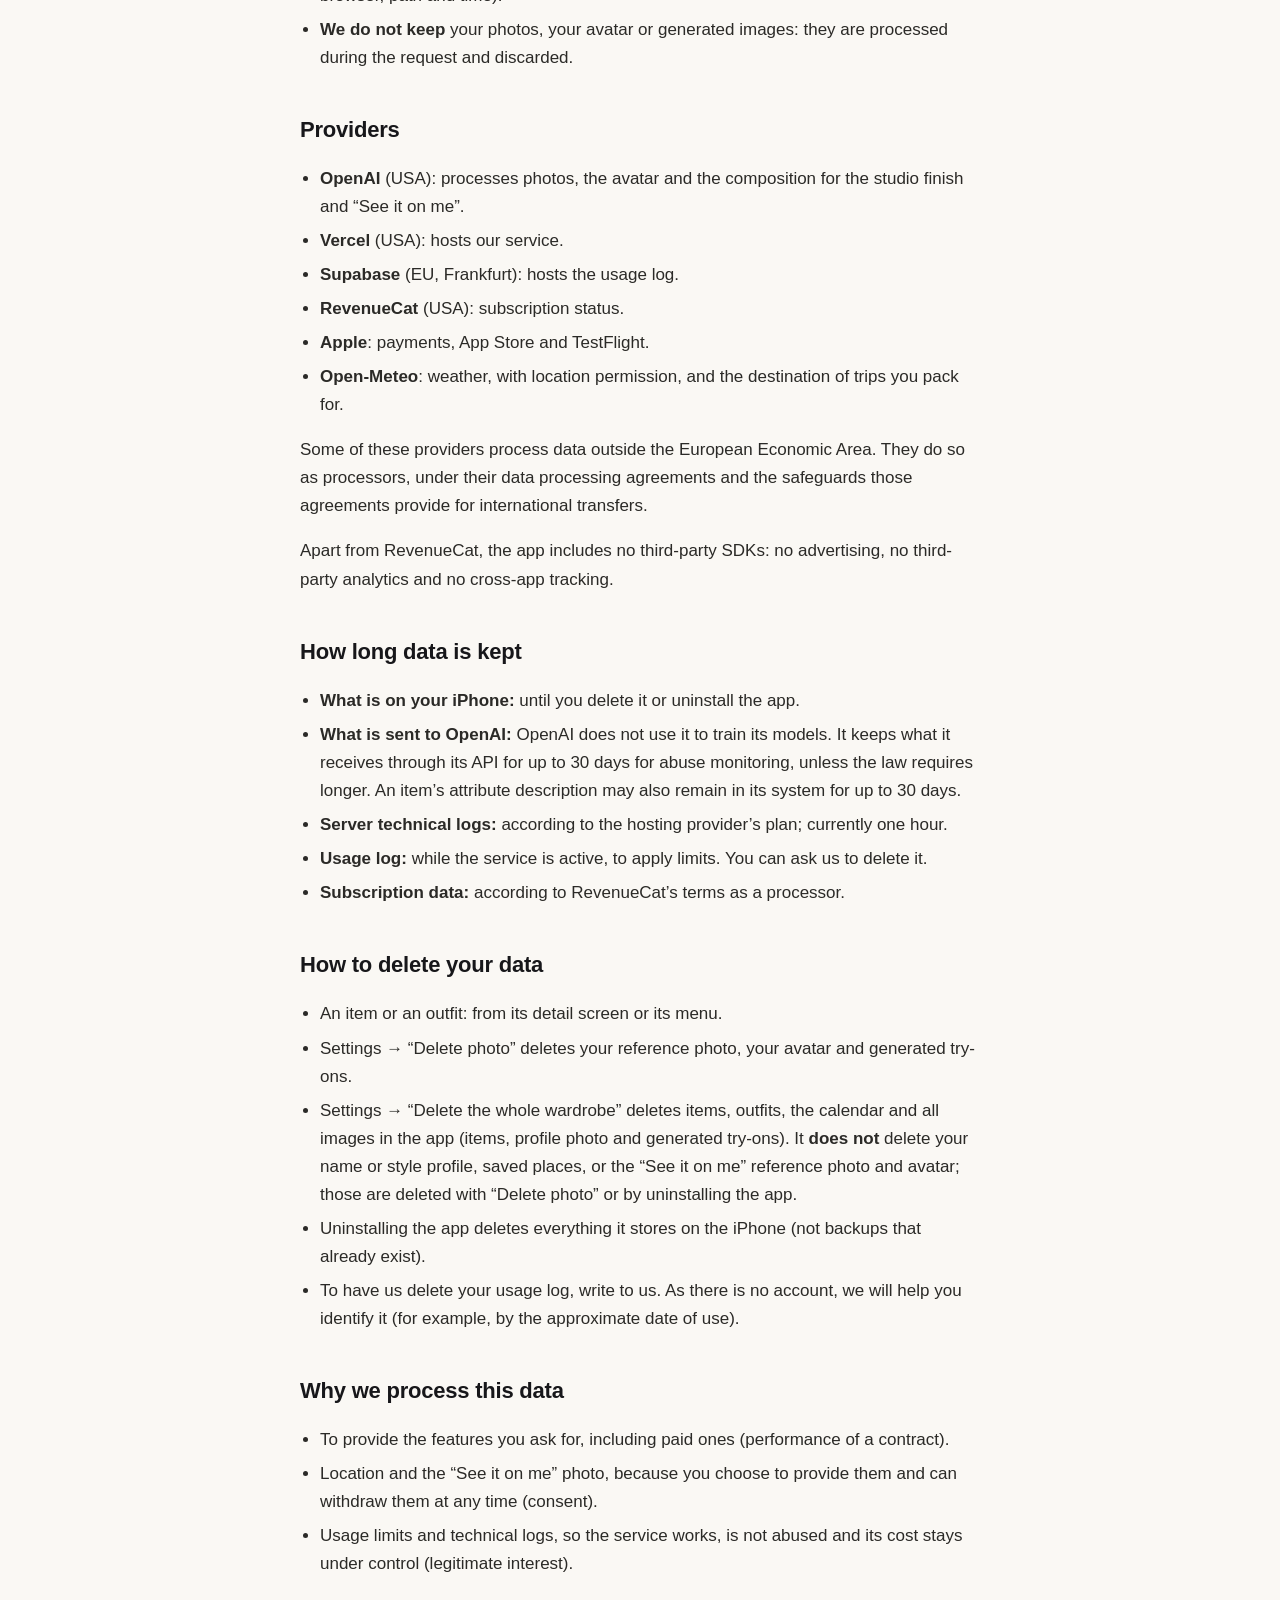
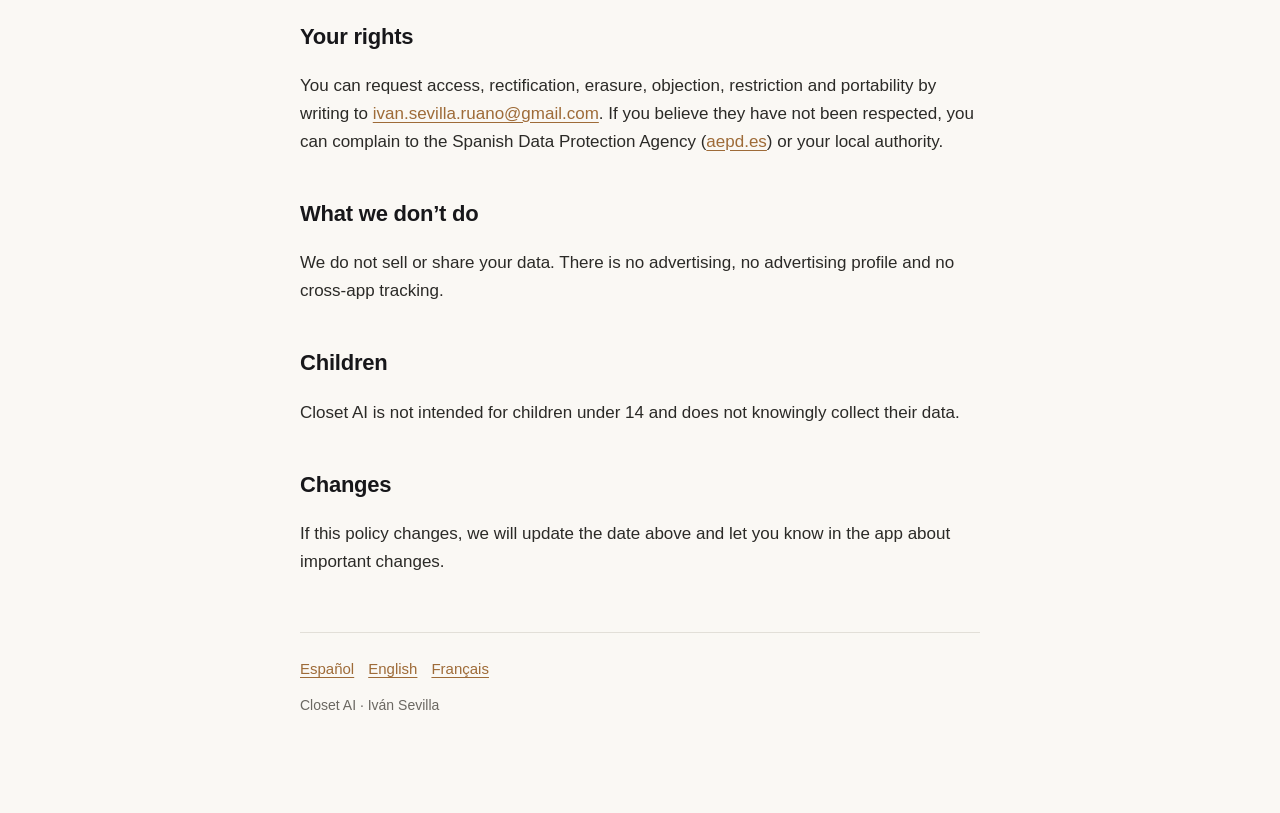
<file: en/privacy.html>
<!doctype html>
<html lang="en">
<head>
<meta charset="utf-8">
<meta name="viewport" content="width=device-width, initial-scale=1">
<title>Privacy — Closet AI</title>
<link rel="stylesheet" href="../estilo.css">
</head>
<body>
<main>

<header>
  <div class="marca">Closet AI</div>
  <h1>Privacy policy</h1>
  <p class="fecha">Last updated: 28 September 2026. If versions differ, the Spanish one prevails.</p>
</header>

<p>Closet AI works almost entirely on your iPhone. Here is what stays on the device, what leaves it, when, to whom and for how long.</p>

<h2>Who is responsible</h2>
<p>Iván Sevilla, developer of Closet AI (Spain). Contact: <a href="mailto:ivan.sevilla.ruano@gmail.com">ivan.sevilla.ruano@gmail.com</a>.</p>

<h2>No account</h2>
<p>There is no sign-up or login. We never ask for your email, password or real name.</p>

<h2>What stays on your iPhone</h2>
<ul>
  <li>Photos of your clothes and their cut-outs, your wardrobe, your outfits, the calendar of what you wear, tags and where you keep your clothes.</li>
  <li>The name and profile photo you add when you start.</li>
  <li>Your style profile: your answers and what the app learns from your ratings.</li>
  <li>The reference photo for “See it on me” and the avatar made from it. These two files are excluded from iPhone backups.</li>
  <li>The images “See it on me” generates, stored with your clothes.</li>
  <li>Some internal usage counters. They only leave your iPhone if you export the summary from Settings and choose to share it; that summary contains no photos and no storage locations.</li>
</ul>
<p>The free scan cuts out and classifies the item on your iPhone, using Apple’s tools and our own model, without sending anything. If the item is being worn in a photo, the iPhone detects the silhouette and pose to cut it out better. Nobody is recognised or identified.</p>

<h2>What leaves your iPhone, and when</h2>

<h3>Studio finish (Closet AI Pro)</h3>
<p>Only with Pro and the studio finish turned on. When you scan an item, the photo is sent to our service and from there to OpenAI, which separates the item from the background and describes its attributes (type, colour, pattern…).</p>
<ul>
  <li>If there is a person in the photo, the photo is sent first to locate each item so you can choose which one to save.</li>
  <li>With “Save when it isn’t needed”, a photo on a plain background is cut out on the iPhone, but it is still sent to describe its attributes.</li>
  <li>The photo is downscaled and recompressed before it is sent.</li>
  <li>Without Pro, or with the studio finish off, no clothing photo leaves your iPhone.</li>
</ul>

<h3>“See it on me” (Closet AI Pro)</h3>
<p>Only when you tap “See it on me” or “Update on me”, your <strong>avatar</strong> (your figure cut out from the reference photo, face and body, on a neutral background) and a <strong>composition of the outfit’s items</strong>, or the image of <strong>a single item</strong> if you tap it on that item’s page, are sent to our service and from there to OpenAI. OpenAI generates the image of you in that look or item and it comes back to your iPhone. The original reference photo never leaves the iPhone. It is not used to recognise you or to search your photo library.</p>

<h3>Identifiers</h3>
<p>Every request to our service carries <strong>your subscription transaction as signed by Apple</strong>. We check it to know the subscription is active, and from it we only store the subscription identifier, which we use to apply usage limits and control cost. It includes the product and its dates, but not your name, your Apple ID or payment details.</p>
<p>It also carries the “identifier for vendor” assigned by iOS, which only appears in the technical logs. It differs for each developer, it is not the advertising identifier, and it changes if you delete all our apps from the iPhone and reinstall them.</p>

<h3>Subscriptions</h3>
<p>Payments are processed by Apple; we never see your card or payment details. Subscription status is managed by RevenueCat, which receives an anonymous identifier generated by its own SDK, Apple’s purchase receipt and technical device data (device type and system version).</p>
<p>Apple notifies us when a subscription is refunded, revoked or charged again. For a refund or revocation we record that subscription’s identifier, with the reason and the date, so we stop serving it; if it is charged again, we delete the record. The notification does not include your name, your Apple ID or payment details.</p>
<p>If you buy a pack of extra scans, the app sends us that purchase as signed by Apple. We store its identifier, the pack, how many scans it gives, the environment (real or test purchase) and the date, together with your subscription identifier, to keep your balance and never count the same purchase twice. If Apple tells us it was refunded, that pack stops counting. It does not include your name, Apple ID or payment details.</p>

<h3>Weather</h3>
<p>If you allow location access, the app asks Open-Meteo for the weather using your location rounded to two decimals (just over a kilometre), at most once an hour. The request goes straight from the iPhone to Open-Meteo; we do not receive it. Without permission, the weather is estimated from the time of year.</p>
<p>If you pack for a trip, the app sends Open-Meteo the destination name you type (to find it), then its coordinates and the trip dates (to know the weather there). It goes straight from the iPhone to Open-Meteo; we do not receive it. The trip, its looks and the packing list are stored only on your iPhone.</p>
<p>The morning reminder and the “Today’s look” widget are prepared on your iPhone: there is no notification server and no data leaves the device. A backup is a file you save wherever you choose; we do not receive it.</p>

<h2>What our service keeps</h2>
<ul>
  <li><strong>Usage log</strong>, in a database in the EU (Frankfurt): for each studio-finish scan, each photo reading and each “See it on me” try-on, the subscription identifier (for uses before 27 September 2026, the device identifier), type of use, model, size and quality, duration, tokens, cost, a request identifier and date and time. It is used to apply usage limits and control cost.</li>
  <li><strong>Server technical logs</strong>: the device identifier, type of use, cost, duration, the technical reason if something fails, and the usual data of any web request (IP address, app or browser, path and time).</li>
  <li><strong>We do not keep</strong> your photos, your avatar or generated images: they are processed during the request and discarded.</li>
</ul>

<h2>Providers</h2>
<ul>
  <li><strong>OpenAI</strong> (USA): processes photos, the avatar and the composition for the studio finish and “See it on me”.</li>
  <li><strong>Vercel</strong> (USA): hosts our service.</li>
  <li><strong>Supabase</strong> (EU, Frankfurt): hosts the usage log.</li>
  <li><strong>RevenueCat</strong> (USA): subscription status.</li>
  <li><strong>Apple</strong>: payments, App Store and TestFlight.</li>
  <li><strong>Open-Meteo</strong>: weather, with location permission, and the destination of trips you pack for.</li>
</ul>
<p>Some of these providers process data outside the European Economic Area. They do so as processors, under their data processing agreements and the safeguards those agreements provide for international transfers.</p>
<p>Apart from RevenueCat, the app includes no third-party SDKs: no advertising, no third-party analytics and no cross-app tracking.</p>

<h2>How long data is kept</h2>
<ul>
  <li><strong>What is on your iPhone:</strong> until you delete it or uninstall the app.</li>
  <li><strong>What is sent to OpenAI:</strong> OpenAI does not use it to train its models. It keeps what it receives through its API for up to 30 days for abuse monitoring, unless the law requires longer. An item’s attribute description may also remain in its system for up to 30 days.</li>
  <li><strong>Server technical logs:</strong> according to the hosting provider’s plan; currently one hour.</li>
  <li><strong>Usage log:</strong> while the service is active, to apply limits. You can ask us to delete it.</li>
  <li><strong>Subscription data:</strong> according to RevenueCat’s terms as a processor.</li>
</ul>

<h2>How to delete your data</h2>
<ul>
  <li>An item or an outfit: from its detail screen or its menu.</li>
  <li>Settings → “Delete photo” deletes your reference photo, your avatar and generated try-ons.</li>
  <li>Settings → “Delete the whole wardrobe” deletes items, outfits, the calendar and all images in the app (items, profile photo and generated try-ons). It <strong>does not</strong> delete your name or style profile, saved places, or the “See it on me” reference photo and avatar; those are deleted with “Delete photo” or by uninstalling the app.</li>
  <li>Uninstalling the app deletes everything it stores on the iPhone (not backups that already exist).</li>
  <li>To have us delete your usage log, write to us. As there is no account, we will help you identify it (for example, by the approximate date of use).</li>
</ul>

<h2>Why we process this data</h2>
<ul>
  <li>To provide the features you ask for, including paid ones (performance of a contract).</li>
  <li>Location and the “See it on me” photo, because you choose to provide them and can withdraw them at any time (consent).</li>
  <li>Usage limits and technical logs, so the service works, is not abused and its cost stays under control (legitimate interest).</li>
</ul>

<h2>Your rights</h2>
<p>You can request access, rectification, erasure, objection, restriction and portability by writing to <a href="mailto:ivan.sevilla.ruano@gmail.com">ivan.sevilla.ruano@gmail.com</a>. If you believe they have not been respected, you can complain to the Spanish Data Protection Agency (<a href="https://www.aepd.es">aepd.es</a>) or your local authority.</p>

<h2>What we don’t do</h2>
<p>We do not sell or share your data. There is no advertising, no advertising profile and no cross-app tracking.</p>

<h2>Children</h2>
<p>Closet AI is not intended for children under 14 and does not knowingly collect their data.</p>

<h2>Changes</h2>
<p>If this policy changes, we will update the date above and let you know in the app about important changes.</p>

<nav class="idiomas"><a href="/closet-ai/privacidad.html">Español</a><a href="/closet-ai/en/privacy.html">English</a><a href="/closet-ai/fr/confidentialite.html">Français</a></nav>
<footer>Closet AI · Iván Sevilla</footer>
</main>
</body>
</html>
</file>
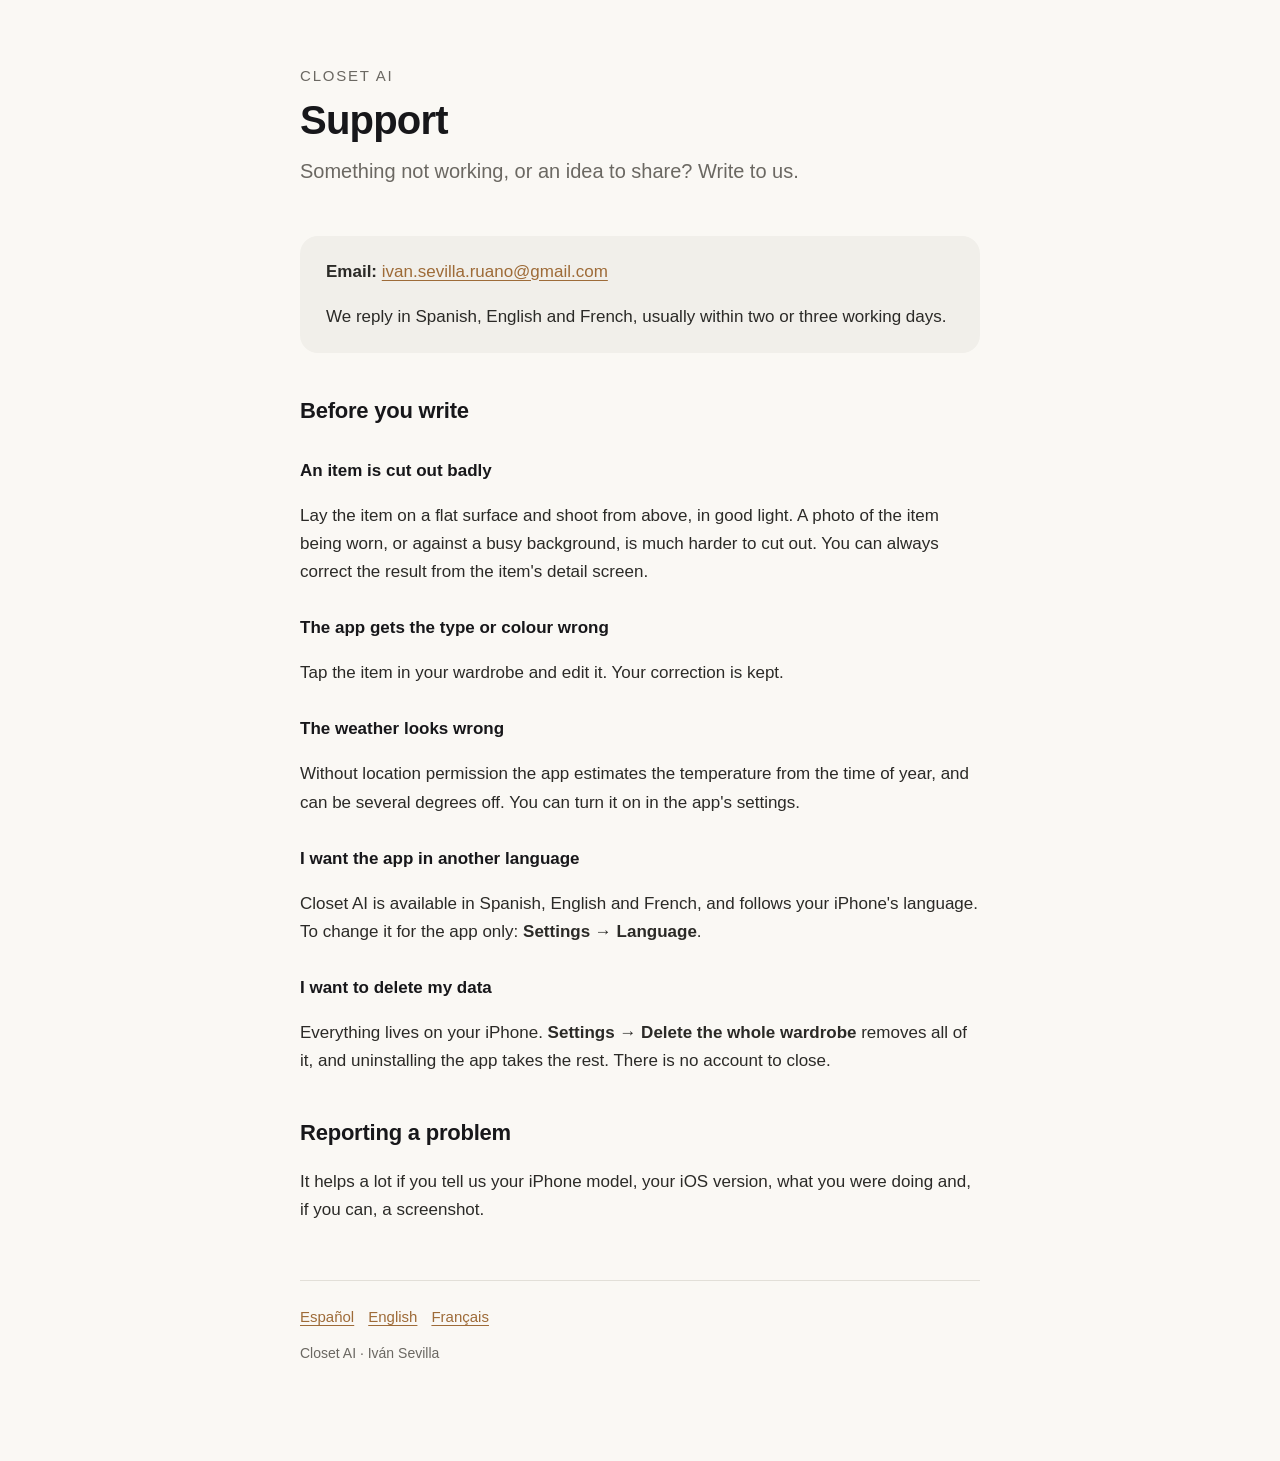
<file: en/support.html>
<!doctype html>
<html lang="en">
<head>
<meta charset="utf-8">
<meta name="viewport" content="width=device-width, initial-scale=1">
<title>Support — Closet AI</title>
<link rel="stylesheet" href="../estilo.css">
</head>
<body>
<main>

<header>
  <div class="marca">Closet AI</div>
  <h1>Support</h1>
  <p class="entradilla">Something not working, or an idea to share? Write to us.</p>
</header>

<div class="tarjeta">
  <p><strong>Email:</strong> <a href="mailto:ivan.sevilla.ruano@gmail.com">ivan.sevilla.ruano@gmail.com</a></p>
  <p>We reply in Spanish, English and French, usually within two or three working days.</p>
</div>

<h2>Before you write</h2>

<h3>An item is cut out badly</h3>
<p>Lay the item on a flat surface and shoot from above, in good light. A photo of the item being worn,
or against a busy background, is much harder to cut out. You can always correct the result from the
item's detail screen.</p>

<h3>The app gets the type or colour wrong</h3>
<p>Tap the item in your wardrobe and edit it. Your correction is kept.</p>

<h3>The weather looks wrong</h3>
<p>Without location permission the app estimates the temperature from the time of year, and can be
several degrees off. You can turn it on in the app's settings.</p>

<h3>I want the app in another language</h3>
<p>Closet AI is available in Spanish, English and French, and follows your iPhone's language. To change
it for the app only: <strong>Settings → Language</strong>.</p>

<h3>I want to delete my data</h3>
<p>Everything lives on your iPhone. <strong>Settings → Delete the whole wardrobe</strong> removes all of
it, and uninstalling the app takes the rest. There is no account to close.</p>

<h2>Reporting a problem</h2>
<p>It helps a lot if you tell us your iPhone model, your iOS version, what you were doing and, if you
can, a screenshot.</p>

<nav class="idiomas"><a href="/closet-ai/">Español</a><a href="/closet-ai/en/">English</a><a href="/closet-ai/fr/">Français</a></nav>
<footer>Closet AI · Iván Sevilla</footer>
</main>
</body>
</html>
</file>
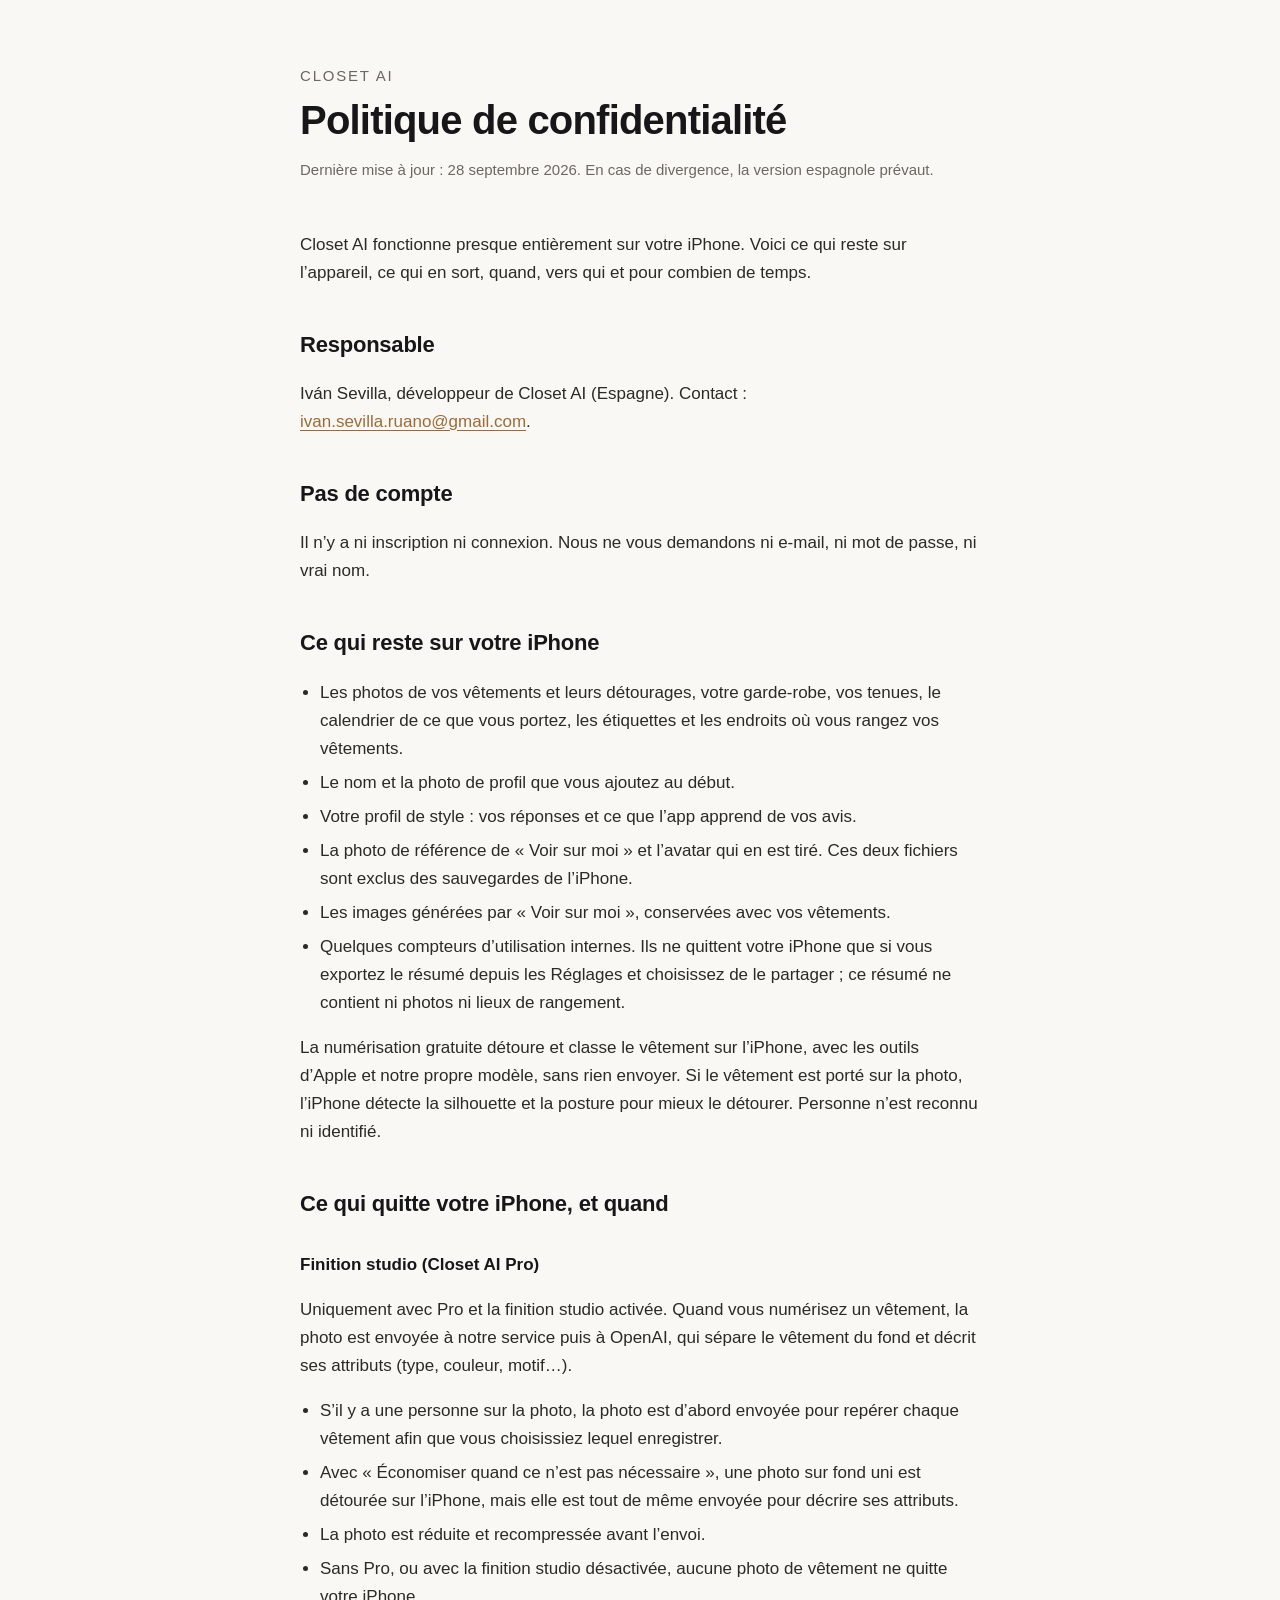
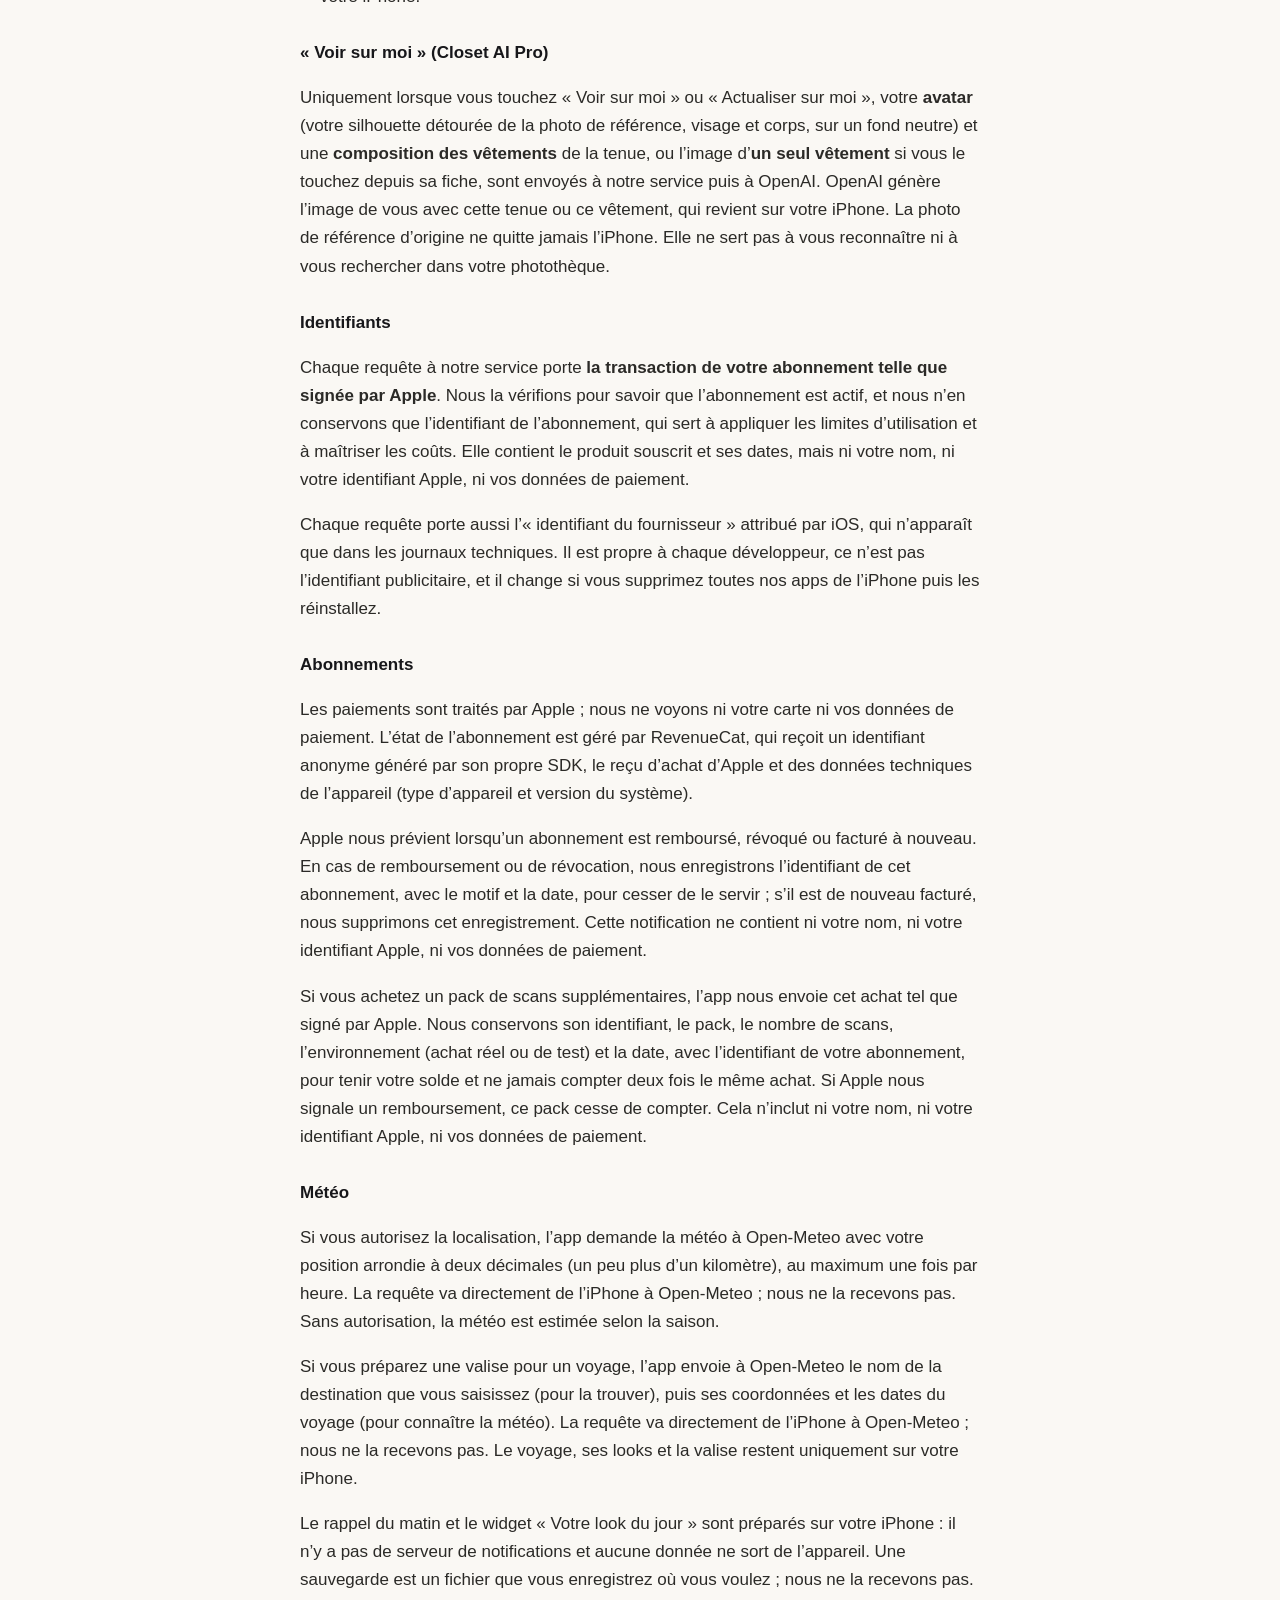
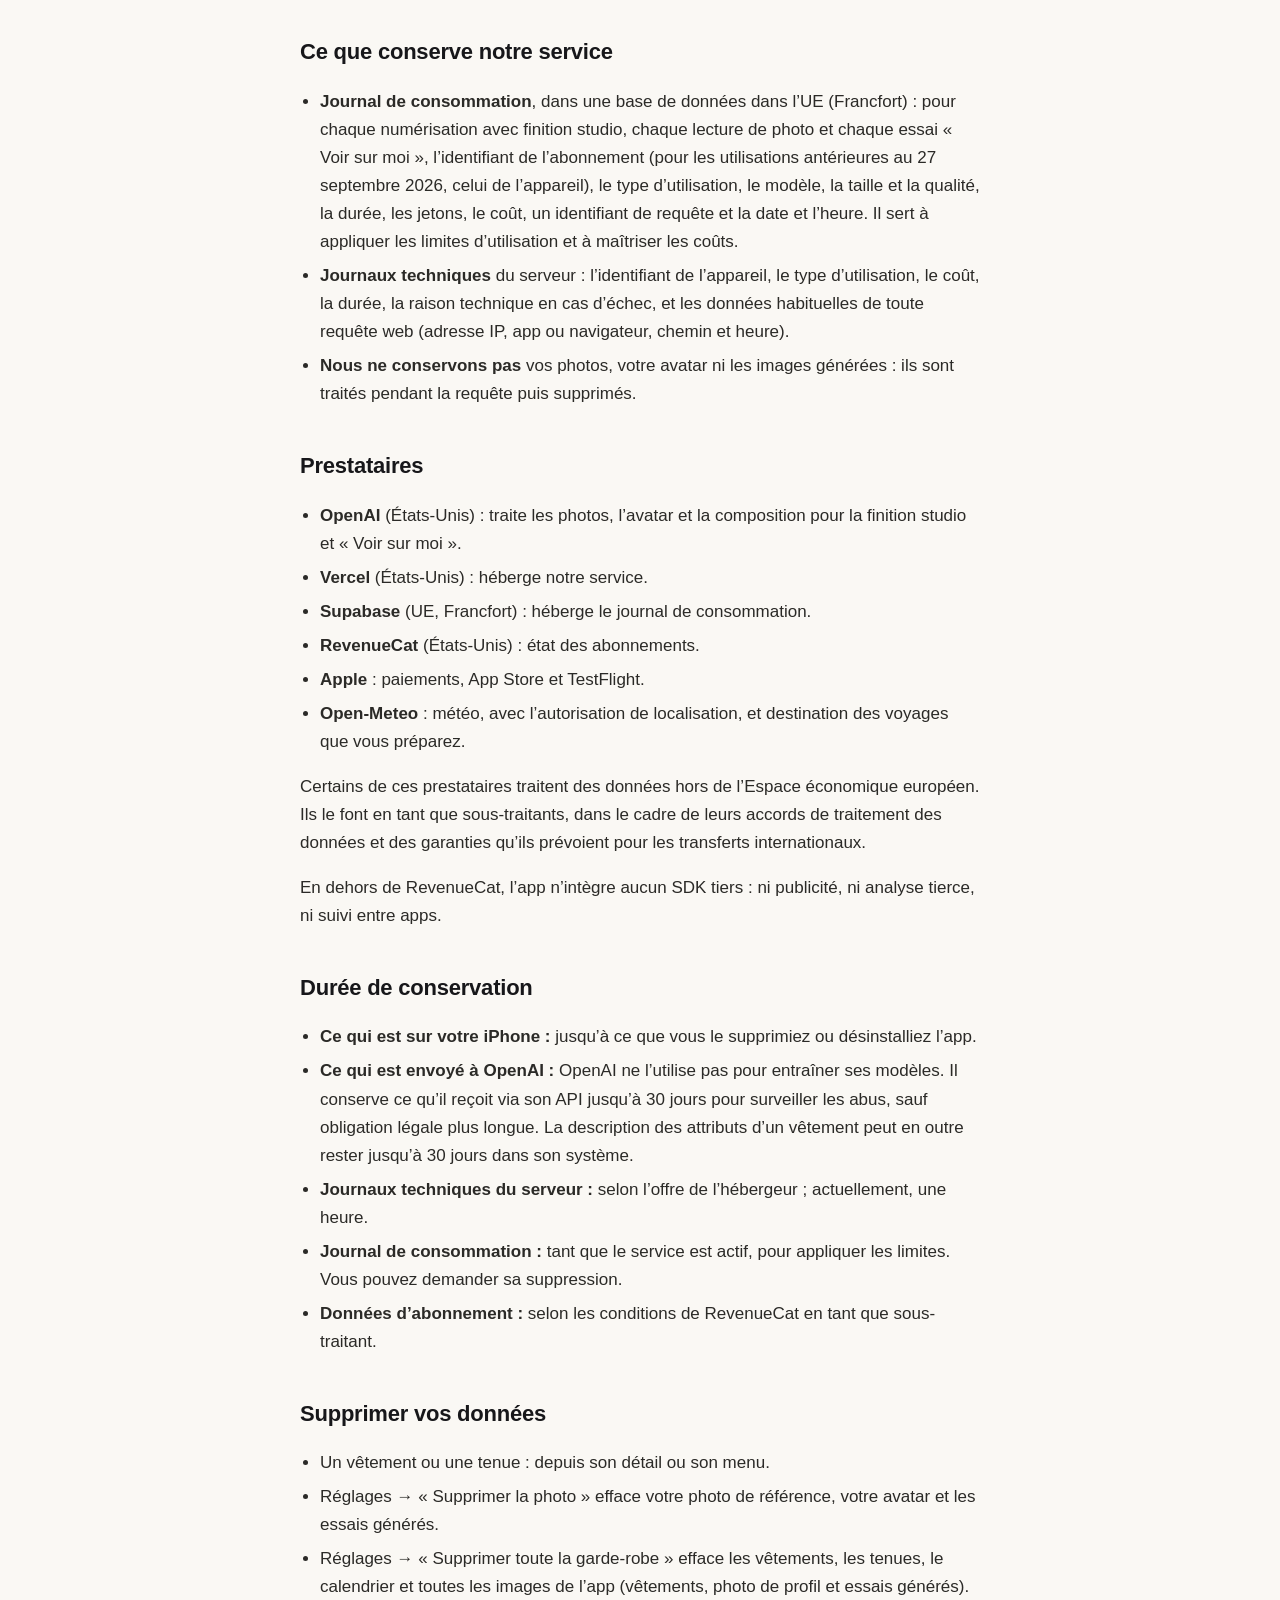
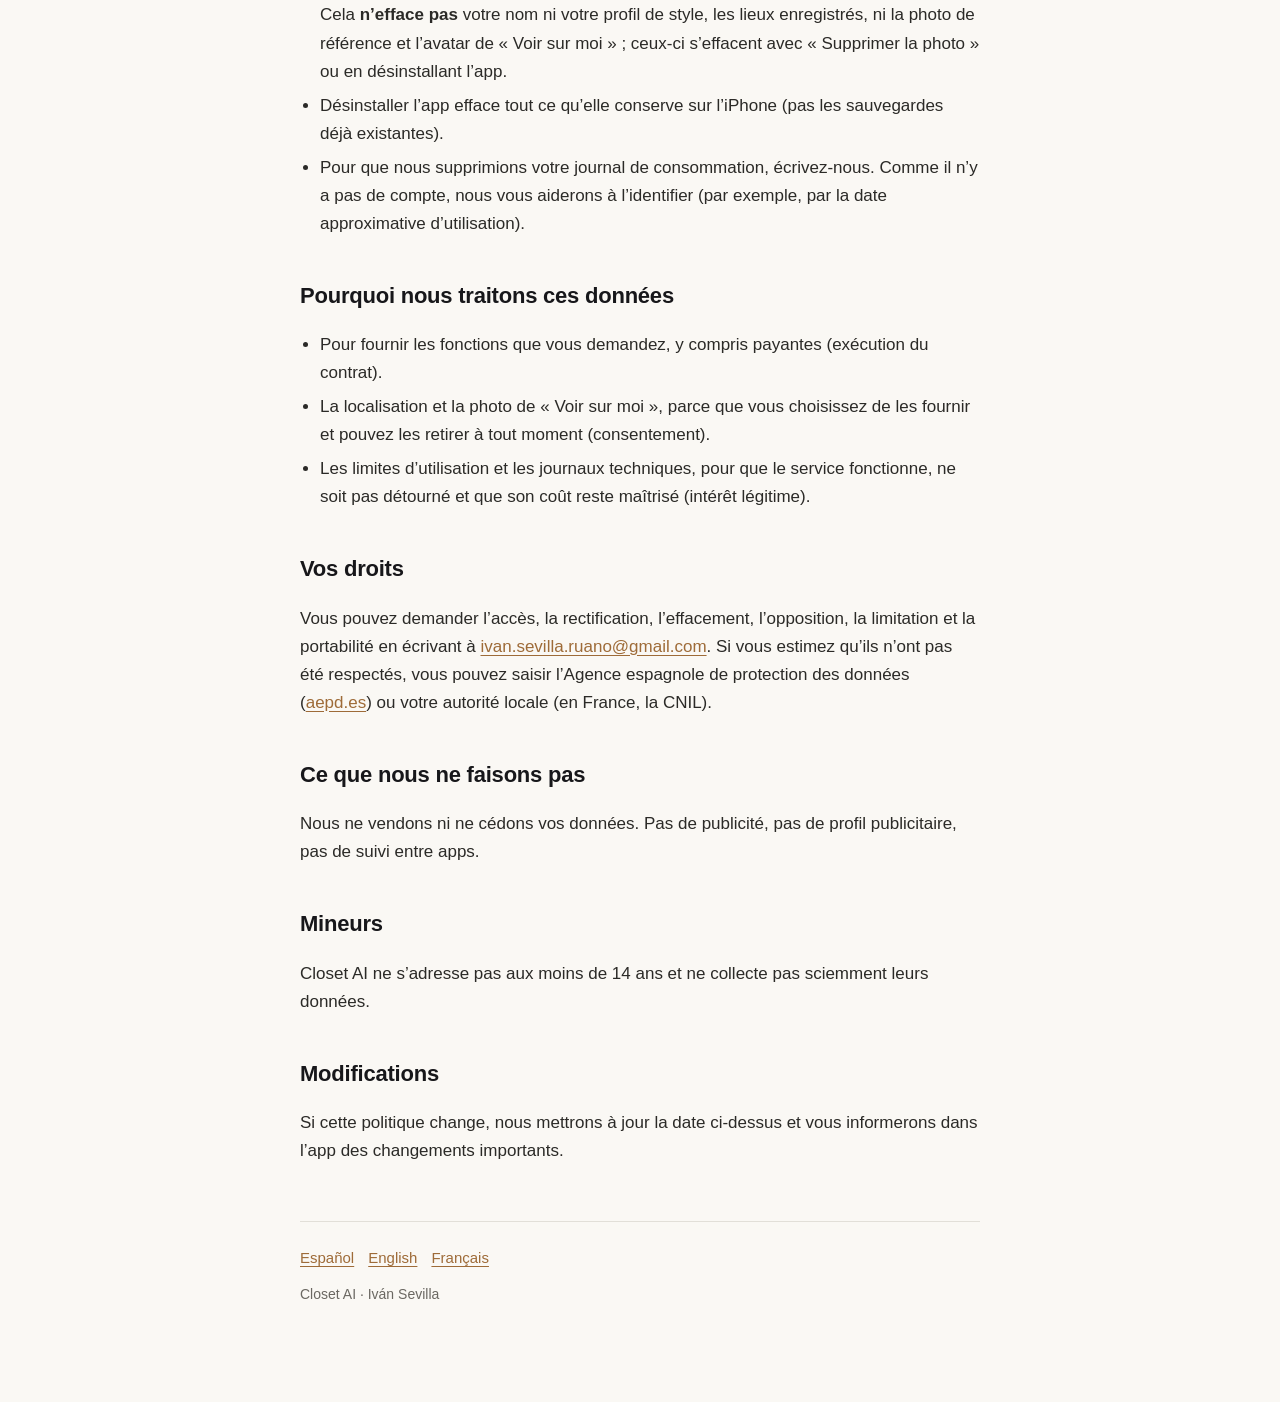
<file: fr/confidentialite.html>
<!doctype html>
<html lang="fr">
<head>
<meta charset="utf-8">
<meta name="viewport" content="width=device-width, initial-scale=1">
<title>Confidentialité — Closet AI</title>
<link rel="stylesheet" href="../estilo.css">
</head>
<body>
<main>

<header>
  <div class="marca">Closet AI</div>
  <h1>Politique de confidentialité</h1>
  <p class="fecha">Dernière mise à jour : 28 septembre 2026. En cas de divergence, la version espagnole prévaut.</p>
</header>

<p>Closet AI fonctionne presque entièrement sur votre iPhone. Voici ce qui reste sur l’appareil, ce qui en sort, quand, vers qui et pour combien de temps.</p>

<h2>Responsable</h2>
<p>Iván Sevilla, développeur de Closet AI (Espagne). Contact : <a href="mailto:ivan.sevilla.ruano@gmail.com">ivan.sevilla.ruano@gmail.com</a>.</p>

<h2>Pas de compte</h2>
<p>Il n’y a ni inscription ni connexion. Nous ne vous demandons ni e-mail, ni mot de passe, ni vrai nom.</p>

<h2>Ce qui reste sur votre iPhone</h2>
<ul>
  <li>Les photos de vos vêtements et leurs détourages, votre garde-robe, vos tenues, le calendrier de ce que vous portez, les étiquettes et les endroits où vous rangez vos vêtements.</li>
  <li>Le nom et la photo de profil que vous ajoutez au début.</li>
  <li>Votre profil de style : vos réponses et ce que l’app apprend de vos avis.</li>
  <li>La photo de référence de « Voir sur moi » et l’avatar qui en est tiré. Ces deux fichiers sont exclus des sauvegardes de l’iPhone.</li>
  <li>Les images générées par « Voir sur moi », conservées avec vos vêtements.</li>
  <li>Quelques compteurs d’utilisation internes. Ils ne quittent votre iPhone que si vous exportez le résumé depuis les Réglages et choisissez de le partager ; ce résumé ne contient ni photos ni lieux de rangement.</li>
</ul>
<p>La numérisation gratuite détoure et classe le vêtement sur l’iPhone, avec les outils d’Apple et notre propre modèle, sans rien envoyer. Si le vêtement est porté sur la photo, l’iPhone détecte la silhouette et la posture pour mieux le détourer. Personne n’est reconnu ni identifié.</p>

<h2>Ce qui quitte votre iPhone, et quand</h2>

<h3>Finition studio (Closet AI Pro)</h3>
<p>Uniquement avec Pro et la finition studio activée. Quand vous numérisez un vêtement, la photo est envoyée à notre service puis à OpenAI, qui sépare le vêtement du fond et décrit ses attributs (type, couleur, motif…).</p>
<ul>
  <li>S’il y a une personne sur la photo, la photo est d’abord envoyée pour repérer chaque vêtement afin que vous choisissiez lequel enregistrer.</li>
  <li>Avec « Économiser quand ce n’est pas nécessaire », une photo sur fond uni est détourée sur l’iPhone, mais elle est tout de même envoyée pour décrire ses attributs.</li>
  <li>La photo est réduite et recompressée avant l’envoi.</li>
  <li>Sans Pro, ou avec la finition studio désactivée, aucune photo de vêtement ne quitte votre iPhone.</li>
</ul>

<h3>« Voir sur moi » (Closet AI Pro)</h3>
<p>Uniquement lorsque vous touchez « Voir sur moi » ou « Actualiser sur moi », votre <strong>avatar</strong> (votre silhouette détourée de la photo de référence, visage et corps, sur un fond neutre) et une <strong>composition des vêtements</strong> de la tenue, ou l’image d’<strong>un seul vêtement</strong> si vous le touchez depuis sa fiche, sont envoyés à notre service puis à OpenAI. OpenAI génère l’image de vous avec cette tenue ou ce vêtement, qui revient sur votre iPhone. La photo de référence d’origine ne quitte jamais l’iPhone. Elle ne sert pas à vous reconnaître ni à vous rechercher dans votre photothèque.</p>

<h3>Identifiants</h3>
<p>Chaque requête à notre service porte <strong>la transaction de votre abonnement telle que signée par Apple</strong>. Nous la vérifions pour savoir que l’abonnement est actif, et nous n’en conservons que l’identifiant de l’abonnement, qui sert à appliquer les limites d’utilisation et à maîtriser les coûts. Elle contient le produit souscrit et ses dates, mais ni votre nom, ni votre identifiant Apple, ni vos données de paiement.</p>
<p>Chaque requête porte aussi l’« identifiant du fournisseur » attribué par iOS, qui n’apparaît que dans les journaux techniques. Il est propre à chaque développeur, ce n’est pas l’identifiant publicitaire, et il change si vous supprimez toutes nos apps de l’iPhone puis les réinstallez.</p>

<h3>Abonnements</h3>
<p>Les paiements sont traités par Apple ; nous ne voyons ni votre carte ni vos données de paiement. L’état de l’abonnement est géré par RevenueCat, qui reçoit un identifiant anonyme généré par son propre SDK, le reçu d’achat d’Apple et des données techniques de l’appareil (type d’appareil et version du système).</p>
<p>Apple nous prévient lorsqu’un abonnement est remboursé, révoqué ou facturé à nouveau. En cas de remboursement ou de révocation, nous enregistrons l’identifiant de cet abonnement, avec le motif et la date, pour cesser de le servir ; s’il est de nouveau facturé, nous supprimons cet enregistrement. Cette notification ne contient ni votre nom, ni votre identifiant Apple, ni vos données de paiement.</p>
<p>Si vous achetez un pack de scans supplémentaires, l’app nous envoie cet achat tel que signé par Apple. Nous conservons son identifiant, le pack, le nombre de scans, l’environnement (achat réel ou de test) et la date, avec l’identifiant de votre abonnement, pour tenir votre solde et ne jamais compter deux fois le même achat. Si Apple nous signale un remboursement, ce pack cesse de compter. Cela n’inclut ni votre nom, ni votre identifiant Apple, ni vos données de paiement.</p>

<h3>Météo</h3>
<p>Si vous autorisez la localisation, l’app demande la météo à Open-Meteo avec votre position arrondie à deux décimales (un peu plus d’un kilomètre), au maximum une fois par heure. La requête va directement de l’iPhone à Open-Meteo ; nous ne la recevons pas. Sans autorisation, la météo est estimée selon la saison.</p>
<p>Si vous préparez une valise pour un voyage, l’app envoie à Open-Meteo le nom de la destination que vous saisissez (pour la trouver), puis ses coordonnées et les dates du voyage (pour connaître la météo). La requête va directement de l’iPhone à Open-Meteo ; nous ne la recevons pas. Le voyage, ses looks et la valise restent uniquement sur votre iPhone.</p>
<p>Le rappel du matin et le widget « Votre look du jour » sont préparés sur votre iPhone : il n’y a pas de serveur de notifications et aucune donnée ne sort de l’appareil. Une sauvegarde est un fichier que vous enregistrez où vous voulez ; nous ne la recevons pas.</p>

<h2>Ce que conserve notre service</h2>
<ul>
  <li><strong>Journal de consommation</strong>, dans une base de données dans l’UE (Francfort) : pour chaque numérisation avec finition studio, chaque lecture de photo et chaque essai « Voir sur moi », l’identifiant de l’abonnement (pour les utilisations antérieures au 27 septembre 2026, celui de l’appareil), le type d’utilisation, le modèle, la taille et la qualité, la durée, les jetons, le coût, un identifiant de requête et la date et l’heure. Il sert à appliquer les limites d’utilisation et à maîtriser les coûts.</li>
  <li><strong>Journaux techniques</strong> du serveur : l’identifiant de l’appareil, le type d’utilisation, le coût, la durée, la raison technique en cas d’échec, et les données habituelles de toute requête web (adresse IP, app ou navigateur, chemin et heure).</li>
  <li><strong>Nous ne conservons pas</strong> vos photos, votre avatar ni les images générées : ils sont traités pendant la requête puis supprimés.</li>
</ul>

<h2>Prestataires</h2>
<ul>
  <li><strong>OpenAI</strong> (États-Unis) : traite les photos, l’avatar et la composition pour la finition studio et « Voir sur moi ».</li>
  <li><strong>Vercel</strong> (États-Unis) : héberge notre service.</li>
  <li><strong>Supabase</strong> (UE, Francfort) : héberge le journal de consommation.</li>
  <li><strong>RevenueCat</strong> (États-Unis) : état des abonnements.</li>
  <li><strong>Apple</strong> : paiements, App Store et TestFlight.</li>
  <li><strong>Open-Meteo</strong> : météo, avec l’autorisation de localisation, et destination des voyages que vous préparez.</li>
</ul>
<p>Certains de ces prestataires traitent des données hors de l’Espace économique européen. Ils le font en tant que sous-traitants, dans le cadre de leurs accords de traitement des données et des garanties qu’ils prévoient pour les transferts internationaux.</p>
<p>En dehors de RevenueCat, l’app n’intègre aucun SDK tiers : ni publicité, ni analyse tierce, ni suivi entre apps.</p>

<h2>Durée de conservation</h2>
<ul>
  <li><strong>Ce qui est sur votre iPhone :</strong> jusqu’à ce que vous le supprimiez ou désinstalliez l’app.</li>
  <li><strong>Ce qui est envoyé à OpenAI :</strong> OpenAI ne l’utilise pas pour entraîner ses modèles. Il conserve ce qu’il reçoit via son API jusqu’à 30 jours pour surveiller les abus, sauf obligation légale plus longue. La description des attributs d’un vêtement peut en outre rester jusqu’à 30 jours dans son système.</li>
  <li><strong>Journaux techniques du serveur :</strong> selon l’offre de l’hébergeur ; actuellement, une heure.</li>
  <li><strong>Journal de consommation :</strong> tant que le service est actif, pour appliquer les limites. Vous pouvez demander sa suppression.</li>
  <li><strong>Données d’abonnement :</strong> selon les conditions de RevenueCat en tant que sous-traitant.</li>
</ul>

<h2>Supprimer vos données</h2>
<ul>
  <li>Un vêtement ou une tenue : depuis son détail ou son menu.</li>
  <li>Réglages → « Supprimer la photo » efface votre photo de référence, votre avatar et les essais générés.</li>
  <li>Réglages → « Supprimer toute la garde-robe » efface les vêtements, les tenues, le calendrier et toutes les images de l’app (vêtements, photo de profil et essais générés). Cela <strong>n’efface pas</strong> votre nom ni votre profil de style, les lieux enregistrés, ni la photo de référence et l’avatar de « Voir sur moi » ; ceux-ci s’effacent avec « Supprimer la photo » ou en désinstallant l’app.</li>
  <li>Désinstaller l’app efface tout ce qu’elle conserve sur l’iPhone (pas les sauvegardes déjà existantes).</li>
  <li>Pour que nous supprimions votre journal de consommation, écrivez-nous. Comme il n’y a pas de compte, nous vous aiderons à l’identifier (par exemple, par la date approximative d’utilisation).</li>
</ul>

<h2>Pourquoi nous traitons ces données</h2>
<ul>
  <li>Pour fournir les fonctions que vous demandez, y compris payantes (exécution du contrat).</li>
  <li>La localisation et la photo de « Voir sur moi », parce que vous choisissez de les fournir et pouvez les retirer à tout moment (consentement).</li>
  <li>Les limites d’utilisation et les journaux techniques, pour que le service fonctionne, ne soit pas détourné et que son coût reste maîtrisé (intérêt légitime).</li>
</ul>

<h2>Vos droits</h2>
<p>Vous pouvez demander l’accès, la rectification, l’effacement, l’opposition, la limitation et la portabilité en écrivant à <a href="mailto:ivan.sevilla.ruano@gmail.com">ivan.sevilla.ruano@gmail.com</a>. Si vous estimez qu’ils n’ont pas été respectés, vous pouvez saisir l’Agence espagnole de protection des données (<a href="https://www.aepd.es">aepd.es</a>) ou votre autorité locale (en France, la CNIL).</p>

<h2>Ce que nous ne faisons pas</h2>
<p>Nous ne vendons ni ne cédons vos données. Pas de publicité, pas de profil publicitaire, pas de suivi entre apps.</p>

<h2>Mineurs</h2>
<p>Closet AI ne s’adresse pas aux moins de 14 ans et ne collecte pas sciemment leurs données.</p>

<h2>Modifications</h2>
<p>Si cette politique change, nous mettrons à jour la date ci-dessus et vous informerons dans l’app des changements importants.</p>

<nav class="idiomas"><a href="/closet-ai/privacidad.html">Español</a><a href="/closet-ai/en/privacy.html">English</a><a href="/closet-ai/fr/confidentialite.html">Français</a></nav>
<footer>Closet AI · Iván Sevilla</footer>
</main>
</body>
</html>
</file>
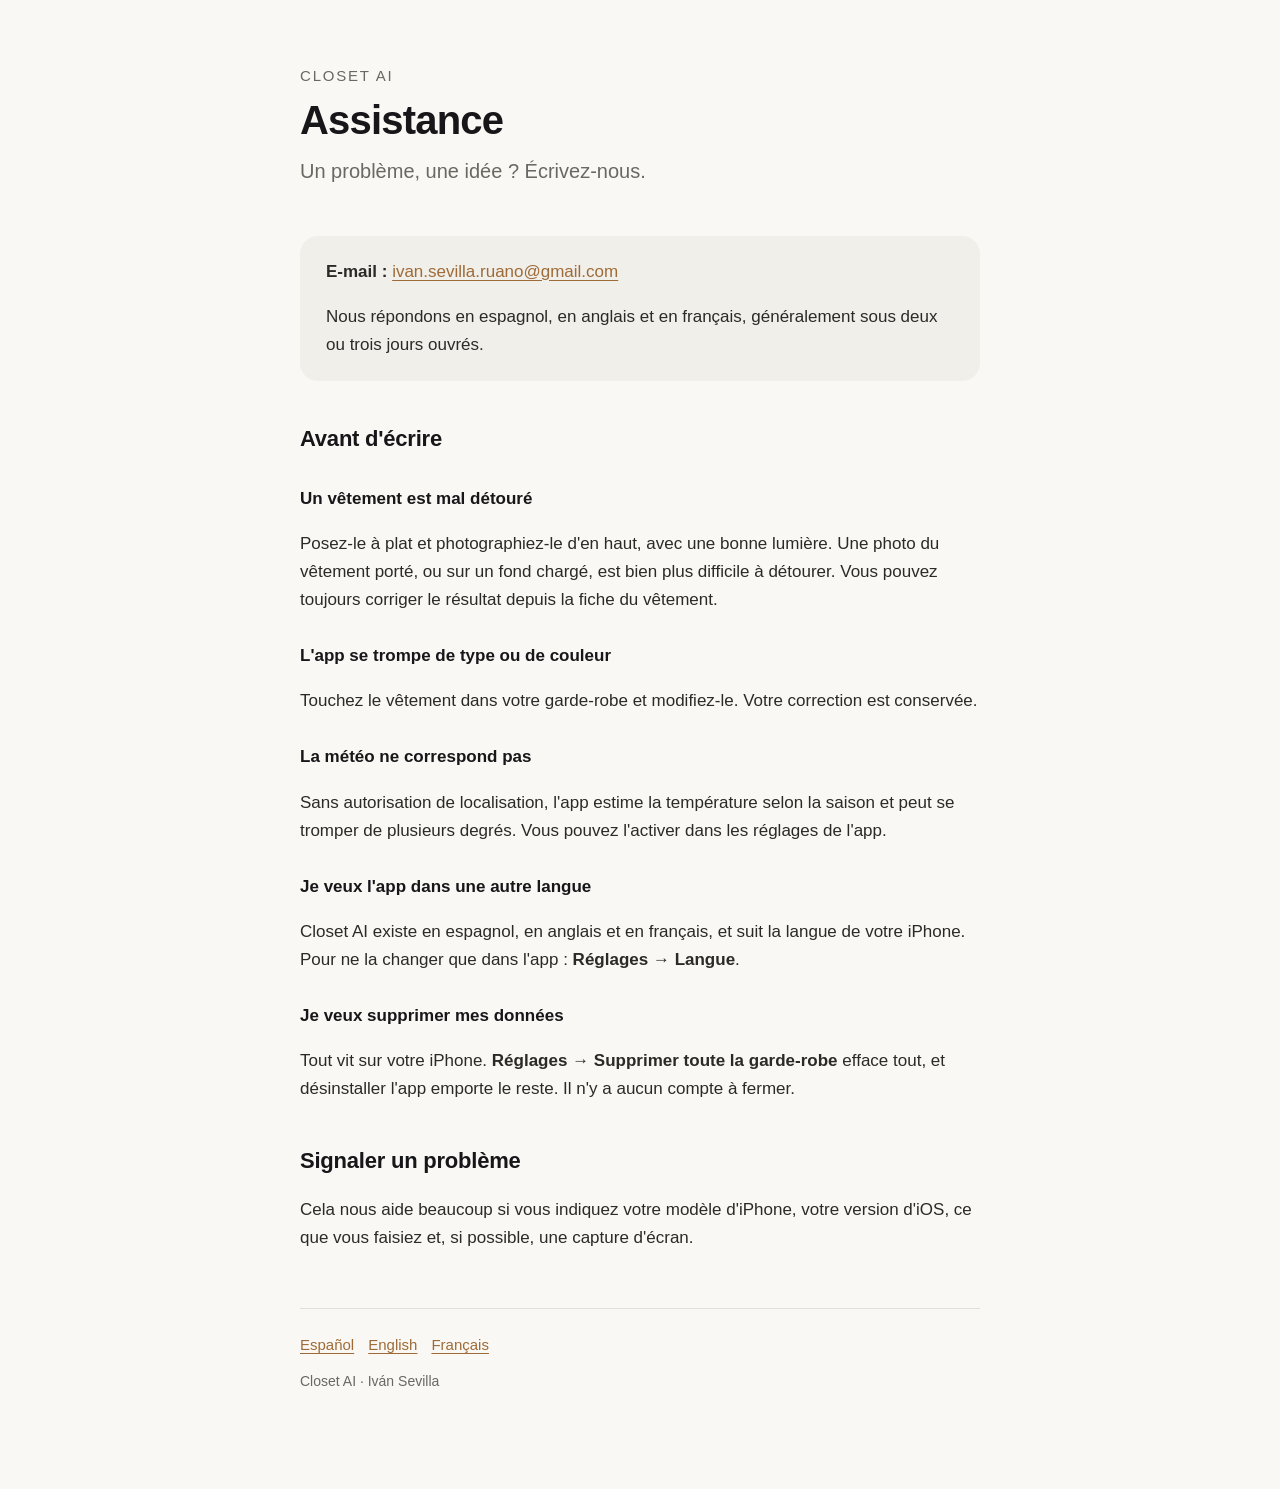
<file: fr/support.html>
<!doctype html>
<html lang="fr">
<head>
<meta charset="utf-8">
<meta name="viewport" content="width=device-width, initial-scale=1">
<title>Assistance — Closet AI</title>
<link rel="stylesheet" href="../estilo.css">
</head>
<body>
<main>

<header>
  <div class="marca">Closet AI</div>
  <h1>Assistance</h1>
  <p class="entradilla">Un problème, une idée ? Écrivez-nous.</p>
</header>

<div class="tarjeta">
  <p><strong>E-mail :</strong> <a href="mailto:ivan.sevilla.ruano@gmail.com">ivan.sevilla.ruano@gmail.com</a></p>
  <p>Nous répondons en espagnol, en anglais et en français, généralement sous deux ou trois jours ouvrés.</p>
</div>

<h2>Avant d'écrire</h2>

<h3>Un vêtement est mal détouré</h3>
<p>Posez-le à plat et photographiez-le d'en haut, avec une bonne lumière. Une photo du vêtement porté,
ou sur un fond chargé, est bien plus difficile à détourer. Vous pouvez toujours corriger le résultat
depuis la fiche du vêtement.</p>

<h3>L'app se trompe de type ou de couleur</h3>
<p>Touchez le vêtement dans votre garde-robe et modifiez-le. Votre correction est conservée.</p>

<h3>La météo ne correspond pas</h3>
<p>Sans autorisation de localisation, l'app estime la température selon la saison et peut se tromper de
plusieurs degrés. Vous pouvez l'activer dans les réglages de l'app.</p>

<h3>Je veux l'app dans une autre langue</h3>
<p>Closet AI existe en espagnol, en anglais et en français, et suit la langue de votre iPhone. Pour ne
la changer que dans l'app : <strong>Réglages → Langue</strong>.</p>

<h3>Je veux supprimer mes données</h3>
<p>Tout vit sur votre iPhone. <strong>Réglages → Supprimer toute la garde-robe</strong> efface tout, et
désinstaller l'app emporte le reste. Il n'y a aucun compte à fermer.</p>

<h2>Signaler un problème</h2>
<p>Cela nous aide beaucoup si vous indiquez votre modèle d'iPhone, votre version d'iOS, ce que vous
faisiez et, si possible, une capture d'écran.</p>

<nav class="idiomas"><a href="/closet-ai/">Español</a><a href="/closet-ai/en/">English</a><a href="/closet-ai/fr/">Français</a></nav>
<footer>Closet AI · Iván Sevilla</footer>
</main>
</body>
</html>
</file>
<file: estilo.css>
/* La misma paleta que la app: papel crema y tinta. */
:root {
  --papel: #FAF8F4;
  --tarjeta: #F1EFEA;
  --tinta: #17171A;
  --suave: #6B6862;
  --percha: #9E6B38;
}
* { box-sizing: border-box; }
body {
  margin: 0;
  padding: 0 20px;
  background: var(--papel);
  color: var(--tinta);
  font: 17px/1.65 -apple-system, BlinkMacSystemFont, "Segoe UI", Roboto, sans-serif;
  -webkit-font-smoothing: antialiased;
}
main { max-width: 680px; margin: 0 auto; padding-block: 64px 96px; }
header { margin-bottom: 48px; }
.marca { font-size: 15px; letter-spacing: .12em; text-transform: uppercase; color: var(--suave); }
h1 { font-size: 40px; line-height: 1.15; margin: 8px 0 12px; letter-spacing: -.02em; }
h2 { font-size: 22px; margin: 40px 0 10px; letter-spacing: -.01em; }
h3 { font-size: 17px; margin: 28px 0 6px; }
p, li { color: #2B2A27; }
.entradilla { font-size: 20px; color: var(--suave); margin-top: 0; }
.fecha { font-size: 15px; color: var(--suave); }
ul { padding-left: 20px; }
li { margin: 6px 0; }
a { color: var(--percha); text-underline-offset: 3px; }
.tarjeta { background: var(--tarjeta); border-radius: 18px; padding: 22px 26px; margin: 28px 0; }
.tarjeta p:last-child { margin-bottom: 0; }
.tarjeta p:first-child { margin-top: 0; }
nav.idiomas { margin-top: 56px; padding-top: 24px; border-top: 1px solid #E2DFD8; font-size: 15px; color: var(--suave); }
nav.idiomas a { margin-right: 14px; }
footer { margin-top: 12px; font-size: 14px; color: var(--suave); }
@media (prefers-color-scheme: dark) {
  :root { --papel: #111112; --tarjeta: #1E1E20; --tinta: #F2F0EC; --suave: #9A968E; }
  p, li { color: #D9D6D0; }
  nav.idiomas { border-top-color: #2C2C2E; }
}
</file>
